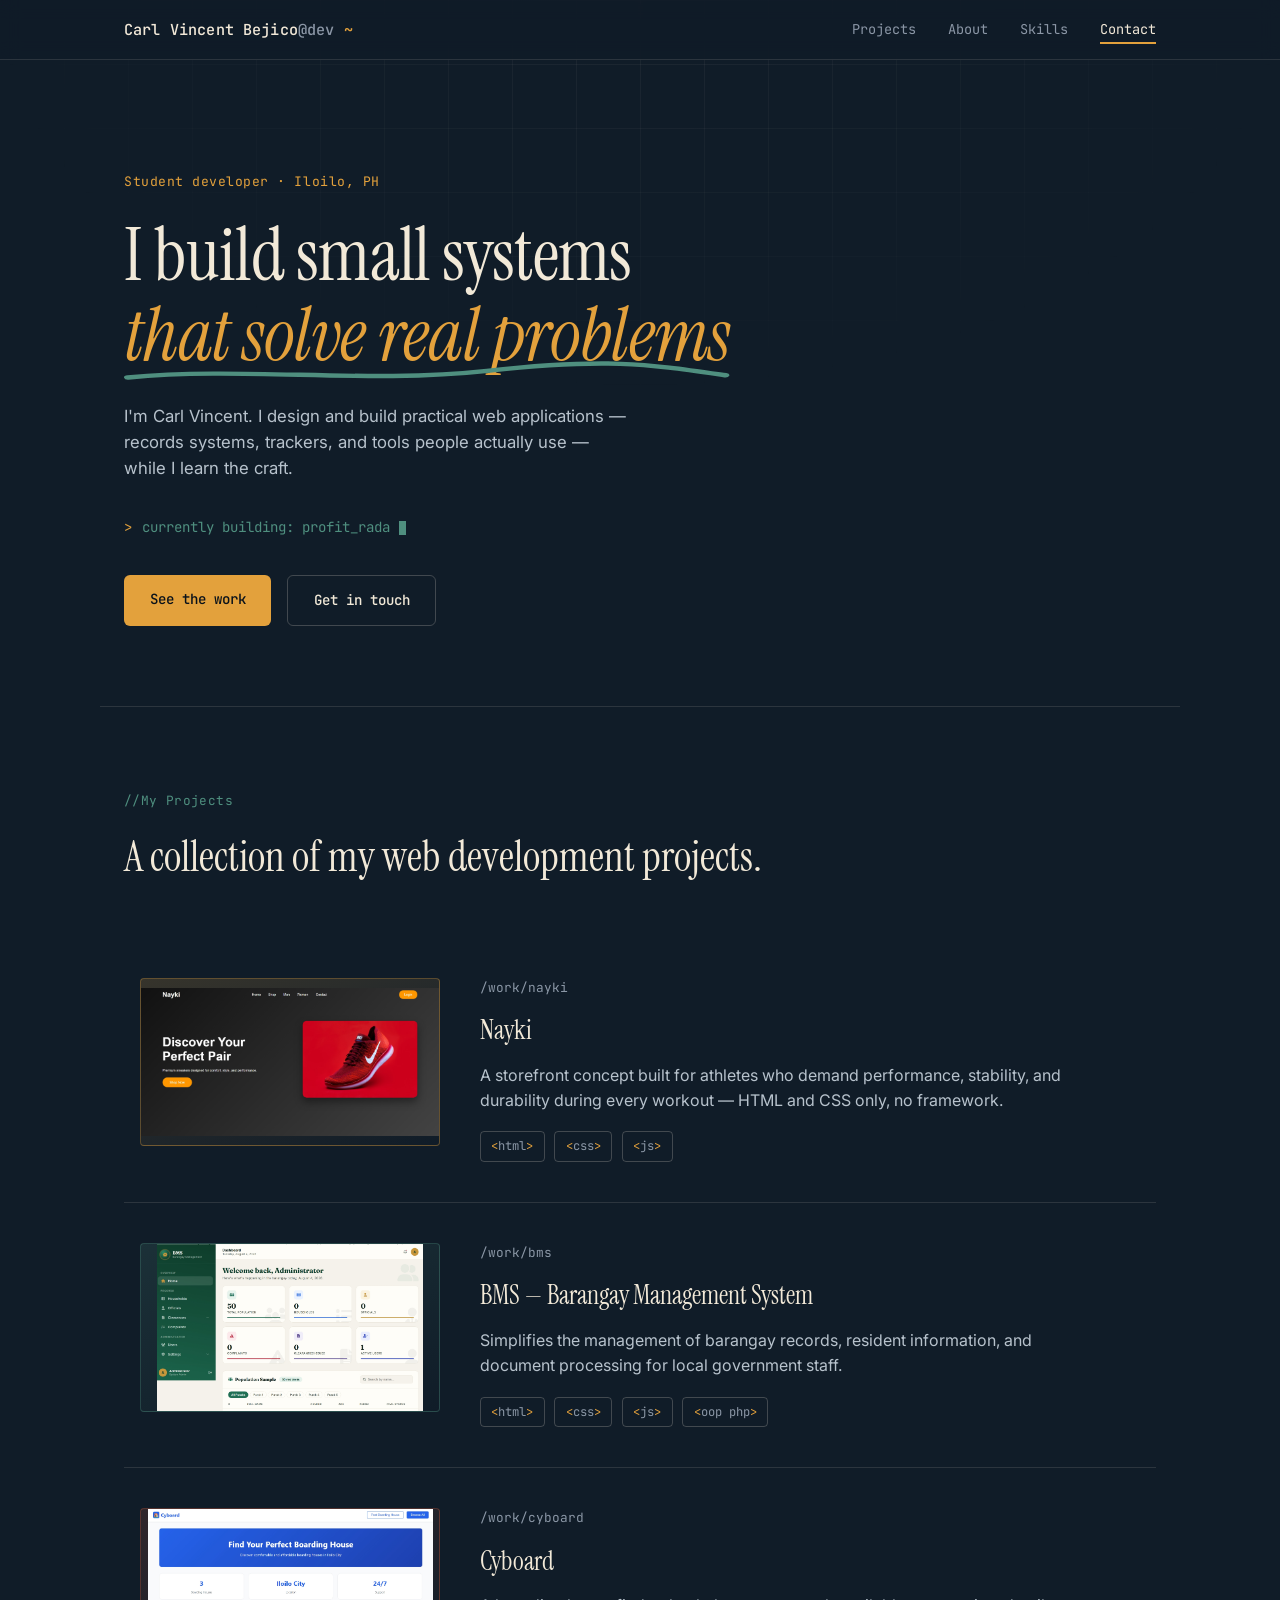
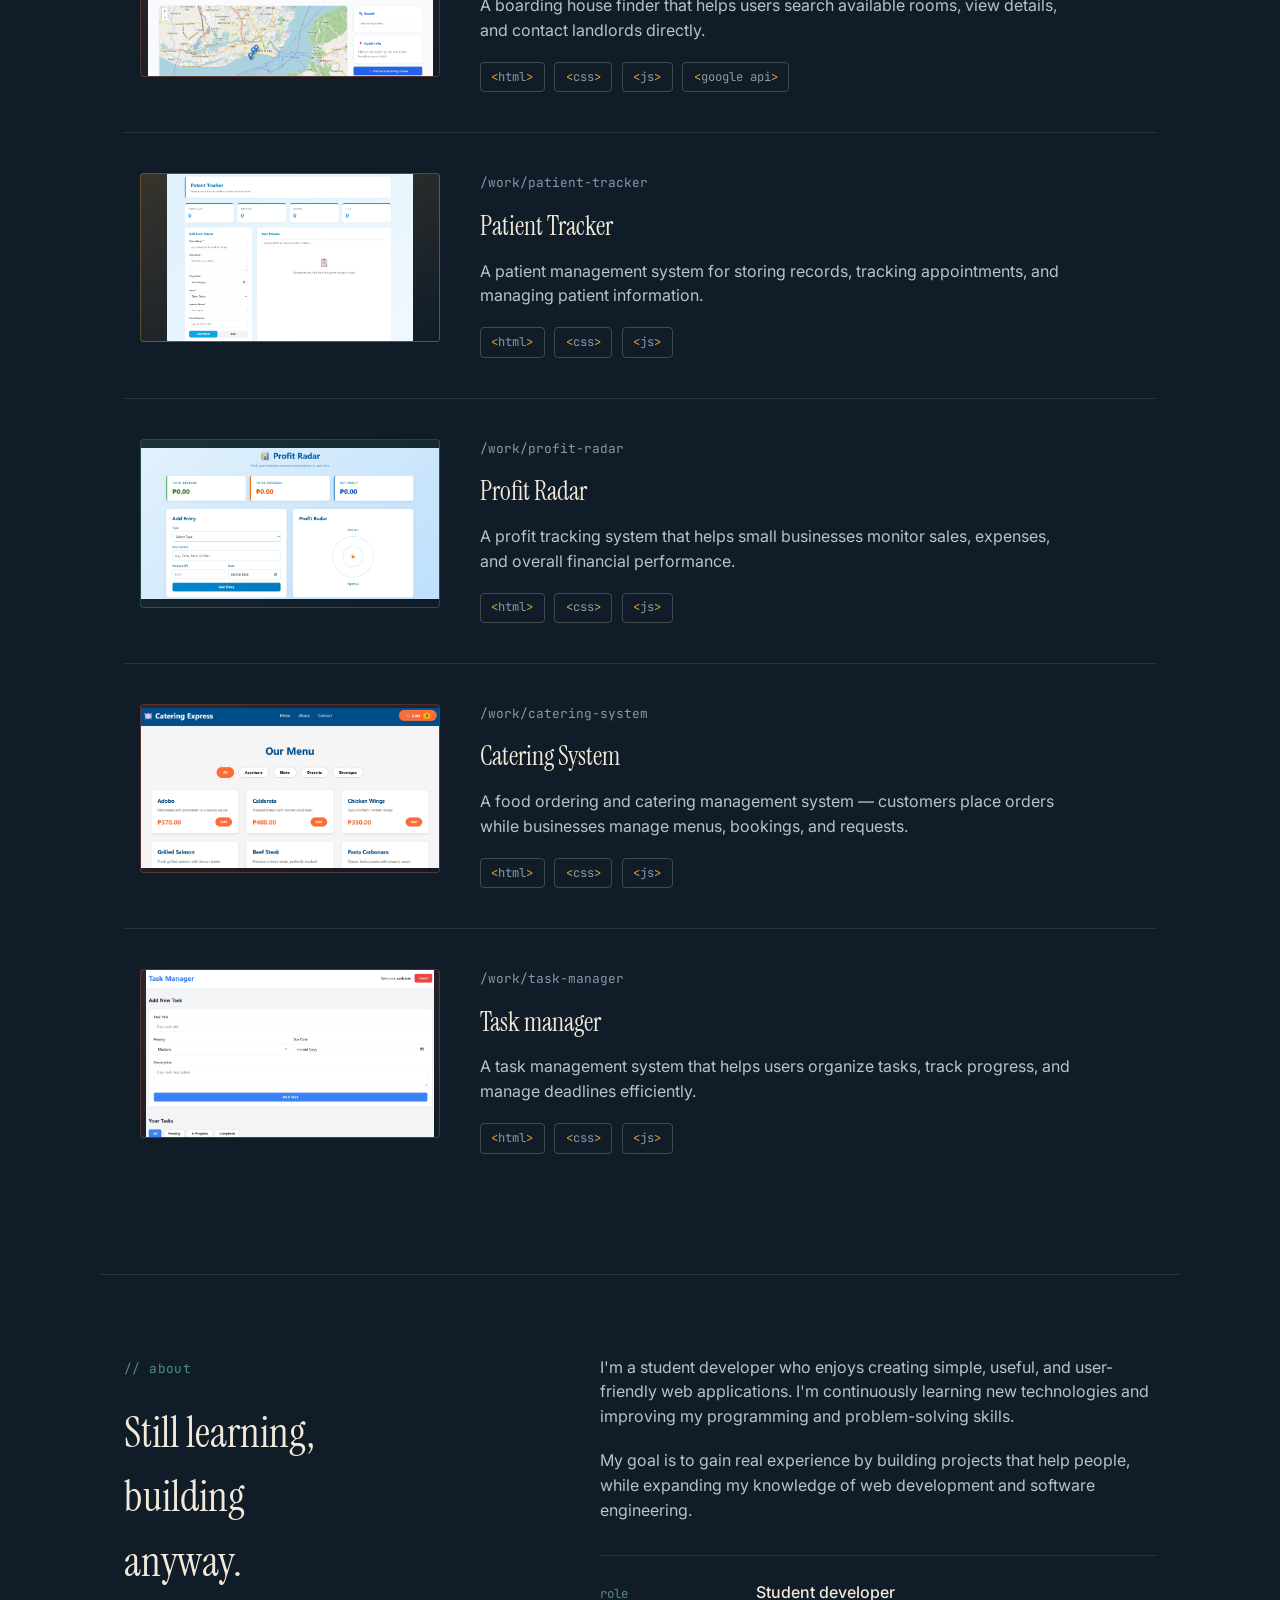
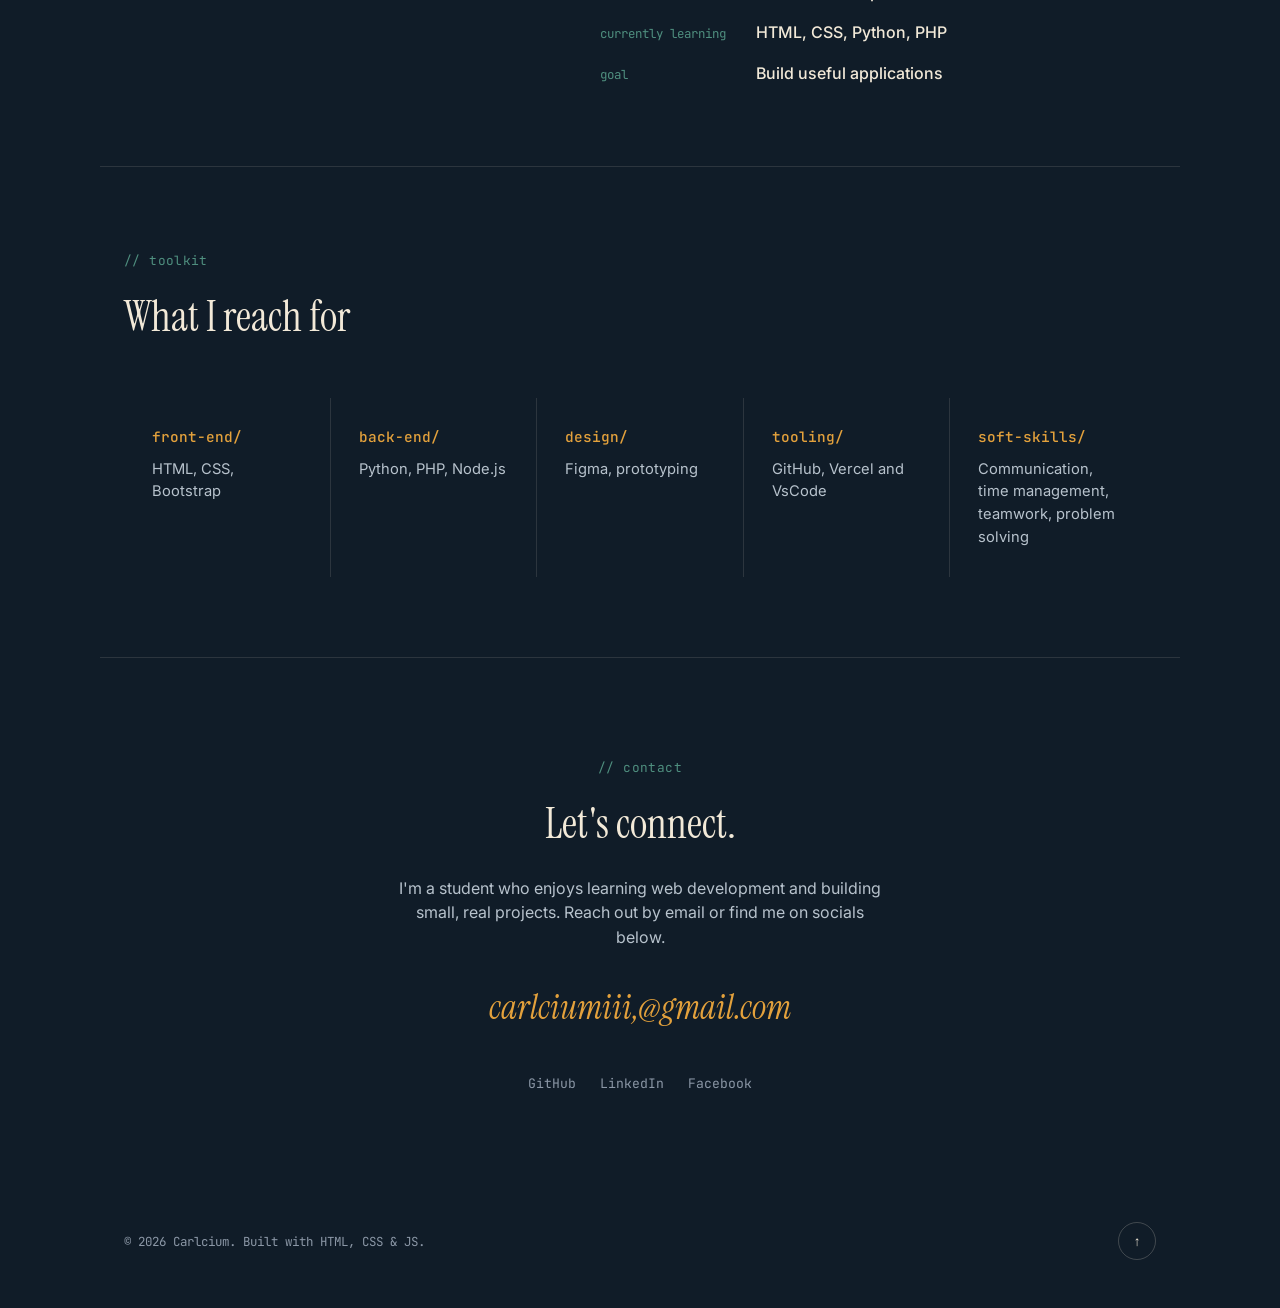
<file: index.html>
<!DOCTYPE html>
<html lang="en">
<head>
<meta charset="UTF-8">
<meta name="viewport" content="width=device-width, initial-scale=1.0">
<title>CVMB Porfolio</title>
<meta name="description" content="Carlium is a student developer in Iloilo, Philippines building small, useful web systems: barangay management, patient tracking, catering, and more.">
<link rel="preconnect" href="https://fonts.googleapis.com">
<link rel="preconnect" href="https://fonts.gstatic.com" crossorigin>
<link href="https://fonts.googleapis.com/css2?family=Instrument+Serif:ital@0;1&family=JetBrains+Mono:wght@400;500;600&family=Inter:wght@400;500;600&display=swap" rel="stylesheet">
<link rel="stylesheet" href="style.css">
</head>
<body>

  <div class="grid-texture" aria-hidden="true"></div>

  <header class="nav-wrap">
    <nav class="nav">
      <a href="#top" class="nav-mark">Carl Vincent Bejico<span class="nav-mark-dim">@dev</span> <span class="cursor-static">~</span></a>
      <button class="nav-toggle" id="navToggle" aria-label="Toggle menu" aria-expanded="false">
        <span></span><span></span><span></span>
      </button>
      <ul class="nav-links" id="navLinks">
        <li><a href="#work" data-nav>Projects</a></li>
        <li><a href="#about" data-nav>About</a></li>
        <li><a href="#skills" data-nav>Skills</a></li>
        <li><a href="#contact" data-nav>Contact</a></li>
      </ul>
    </nav>
  </header>

  <main>
    <!-- HERO -->
    <section class="hero" id="top">
      <p class="hero-eyebrow">Student developer · Iloilo, PH</p>
      <h1 class="hero-title">
        I build small systems
        <span class="hero-underline">that solve real problems<svg class="scribble" viewBox="0 0 300 20" preserveAspectRatio="none" aria-hidden="true"><path d="M2 14 C 60 4, 120 20, 180 8 S 260 2, 298 12" fill="none" stroke-width="4" stroke-linecap="round"/></svg></span>
      </h1>
      <p class="hero-sub">I'm Carl Vincent. I design and build practical web applications — records systems, trackers, and tools people actually use — while I learn the craft.</p>

      <div class="terminal" role="status" aria-live="polite">
        <span class="terminal-prompt">&gt;</span>
        <span class="terminal-line" id="terminalLine"></span><span class="terminal-cursor" aria-hidden="true"></span>
      </div>

      <div class="hero-actions">
        <a href="#work" class="btn btn-primary">See the work</a>
        <a href="#contact" class="btn btn-ghost">Get in touch</a>
      </div>
    </section>

    <!-- WORK -->
    <section class="work" id="work">
      <div class="section-head reveal">
        <span class="section-tag">//My Projects</span>
        <h2>A collection of my web development projects.</h2>
      </div>

      <div class="project-list">
        <a class="project reveal" href="nayki/index.html">
          <div class="project-visual" style="--tint:#e3a13c;">
            <img src="img/firstproject.jpeg" alt="Nayki athletic gear website screenshot" loading="lazy">
          </div>
          <div class="project-info">
            <div class="project-meta">
              <span class="project-path">/work/nayki</span>
            </div>
            <h3>Nayki</h3>
            <p>A storefront concept built for athletes who demand performance, stability, and durability during every workout — HTML and CSS only, no framework.</p>
            <ul class="tag-list">
              <li>html</li><li>css</li><li>js</li>
            </ul>
          </div>
        </a>

        <a class="project reveal" href="brgy/admin/login.php">
          <div class="project-visual" style="--tint:#4f8f7f;">
            <img src="img/bms.jpeg" alt="Barangay Management System screenshot" loading="lazy">
          </div>
          <div class="project-info">
            <div class="project-meta">
              <span class="project-path">/work/bms</span>
            </div>
            <h3>BMS — Barangay Management System</h3>
            <p>Simplifies the management of barangay records, resident information, and document processing for local government staff.</p>
            <ul class="tag-list">
              <li>html</li><li>css</li><li>js</li><li>oop php</li>
            </ul>
          </div>
        </a>

        <a class="project reveal" href="cyboard/index.html">
          <div class="project-visual" style="--tint:#c1573a;">
            <img src="img/cyboard.jpeg" alt="Cyboard boarding house finder screenshot" loading="lazy">
          </div>
          <div class="project-info">
            <div class="project-meta">
              <span class="project-path">/work/cyboard</span>
            </div>
            <h3>Cyboard</h3>
            <p>A boarding house finder that helps users search available rooms, view details, and contact landlords directly.</p>
            <ul class="tag-list">
              <li>html</li><li>css</li><li>js</li><li>google api</li>
            </ul>
          </div>
        </a>

        <a class="project reveal" href="patienttracker/index.html">
          <div class="project-visual" style="--tint:#e3a13c;">
            <img src="img/patient_tracker.jpeg" alt="Patient Tracker system screenshot" loading="lazy">
          </div>
          <div class="project-info">
            <div class="project-meta">
              <span class="project-path">/work/patient-tracker</span>
            </div>
            <h3>Patient Tracker</h3>
            <p>A patient management system for storing records, tracking appointments, and managing patient information.</p>
            <ul class="tag-list">
              <li>html</li><li>css</li><li>js</li>
            </ul>
          </div>
        </a>

        <a class="project reveal" href="profitt/index.html">
          <div class="project-visual" style="--tint:#4f8f7f;">
            <img src="img/profit_radar.jpeg" alt="Profit Radar tracking dashboard screenshot" loading="lazy">
          </div>
          <div class="project-info">
            <div class="project-meta">
              <span class="project-path">/work/profit-radar</span>
            </div>
            <h3>Profit Radar</h3>
            <p>A profit tracking system that helps small businesses monitor sales, expenses, and overall financial performance.</p>
            <ul class="tag-list">
              <li>html</li><li>css</li><li>js</li>
            </ul>
          </div>
        </a>

        <a class="project reveal" href="cater/index.html">
          <div class="project-visual" style="--tint:#c1573a;">
            <img src="img/cater.jpeg" alt="Catering system screenshot" loading="lazy">
          </div>
          <div class="project-info">
            <div class="project-meta">
              <span class="project-path">/work/catering-system</span>
            </div>
            <h3>Catering System</h3>
            <p>A food ordering and catering management system — customers place orders while businesses manage menus, bookings, and requests.</p>
            <ul class="tag-list">
              <li>html</li><li>css</li><li>js</li>
            </ul>
          </div>
        </a>

        <a class="project reveal" href="taskmanager/task-manager-php/index.php">
          <div class="project-visual" style="--tint:#c1573a;">
            <img src="img/taskmanager.jpeg" alt="Task manager screenshot" loading="lazy">
          </div>
          <div class="project-info">
            <div class="project-meta">
              <span class="project-path">/work/task-manager</span>
            </div>
            <h3>Task manager</h3>
            <p>A task management system that helps users organize tasks, track progress, and manage deadlines efficiently.</p>
            <ul class="tag-list">
              <li>html</li><li>css</li><li>js</li>
            </ul>
          </div>
        </a>
      </div>
    </section>

    <!-- ABOUT -->
    <section class="about" id="about">
      <div class="about-grid">
        <div class="reveal">
          <span class="section-tag">// about</span>
          <h2>Still learning, building anyway.</h2>
        </div>
        <div class="about-copy reveal">
          <p>I'm a student developer who enjoys creating simple, useful, and user-friendly web applications. I'm continuously learning new technologies and improving my programming and problem-solving skills.</p>
          <p>My goal is to gain real experience by building projects that help people, while expanding my knowledge of web development and software engineering.</p>
          <div class="about-facts">
            <div><span>role</span><strong>Student developer</strong></div>
            <div><span>currently learning</span><strong>HTML, CSS, Python, PHP</strong></div>
            <div><span>goal</span><strong>Build useful applications</strong></div>
          </div>
        </div>
      </div>
    </section>

    <!-- SKILLS -->
    <section class="skills" id="skills">
      <div class="section-head reveal">
        <span class="section-tag">// toolkit</span>
        <h2>What I reach for</h2>
      </div>
      <div class="skills-grid reveal">
        <div class="skill-group">
          <h4>front-end/</h4>
          <p>HTML, CSS, Bootstrap</p>
        </div>
        <div class="skill-group">
          <h4>back-end/</h4>
          <p>Python, PHP, Node.js</p>
        </div>
        <div class="skill-group">
          <h4>design/</h4>
          <p>Figma, prototyping</p>
        </div>
        <div class="skill-group">
          <h4>tooling/</h4>
          <p>GitHub, Vercel and VsCode</p>
        </div>
        <div class="skill-group">
          <h4>soft-skills/</h4>
          <p>Communication, time management, teamwork, problem solving</p>
        </div>
      </div>
    </section>

    <!-- CONTACT -->
    <section class="contact" id="contact">
      <div class="contact-inner reveal">
        <span class="section-tag">// contact</span>
        <h2>Let's connect.</h2>
        <p>I'm a student who enjoys learning web development and building small, real projects. Reach out by email or find me on socials below.</p>
        <a href="carlciumiii@gmail.com" class="contact-email">carlciumiii,@gmail.com</a>
        <div class="socials">
          <a href="#">GitHub</a>
          <a href="#">LinkedIn</a>
          <a href="#">Facebook</a>
        </div>
      </div>
    </section>
  </main>

  <footer class="footer">
    <p>© <span id="year"></span> Carlcium. Built with HTML, CSS &amp; JS.</p>
    <button id="toTop" class="to-top" aria-label="Back to top">↑</button>
  </footer>

  <script src="script.js"></script>
</body>
</html>
</file>
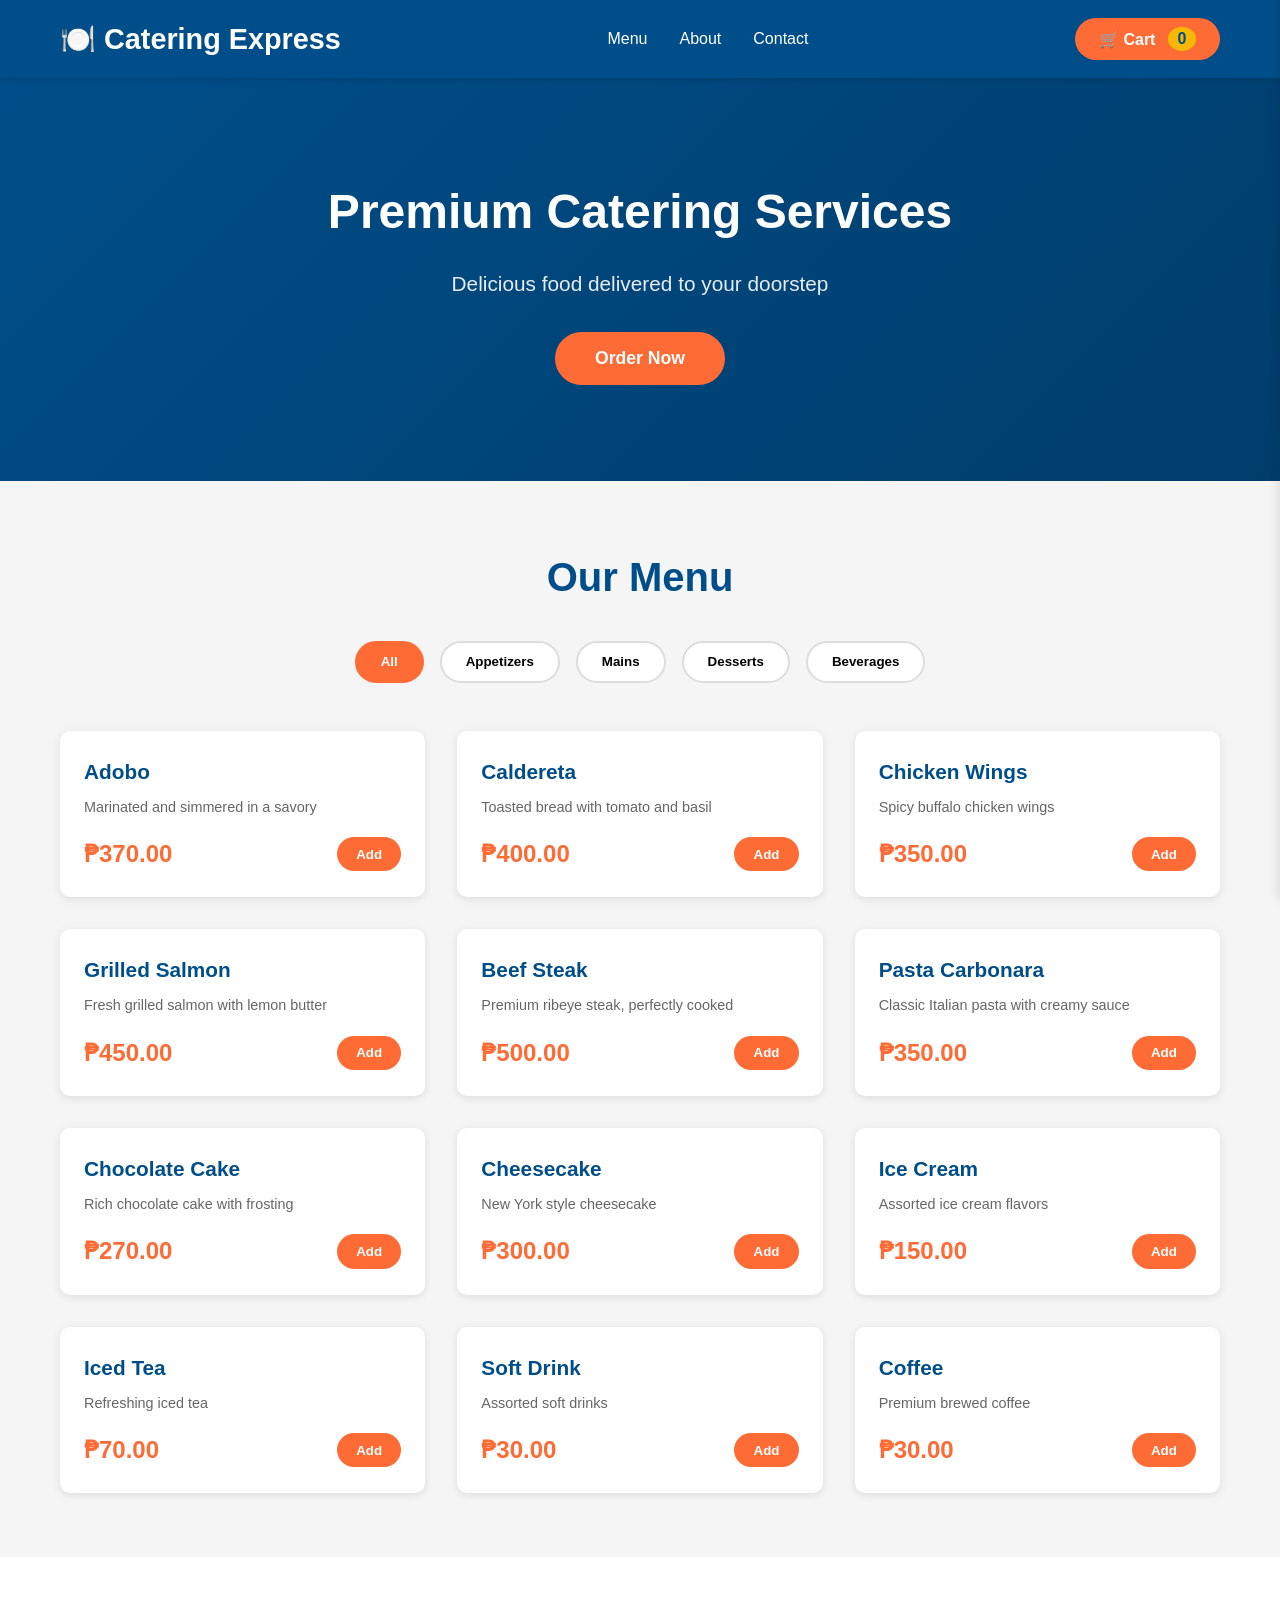
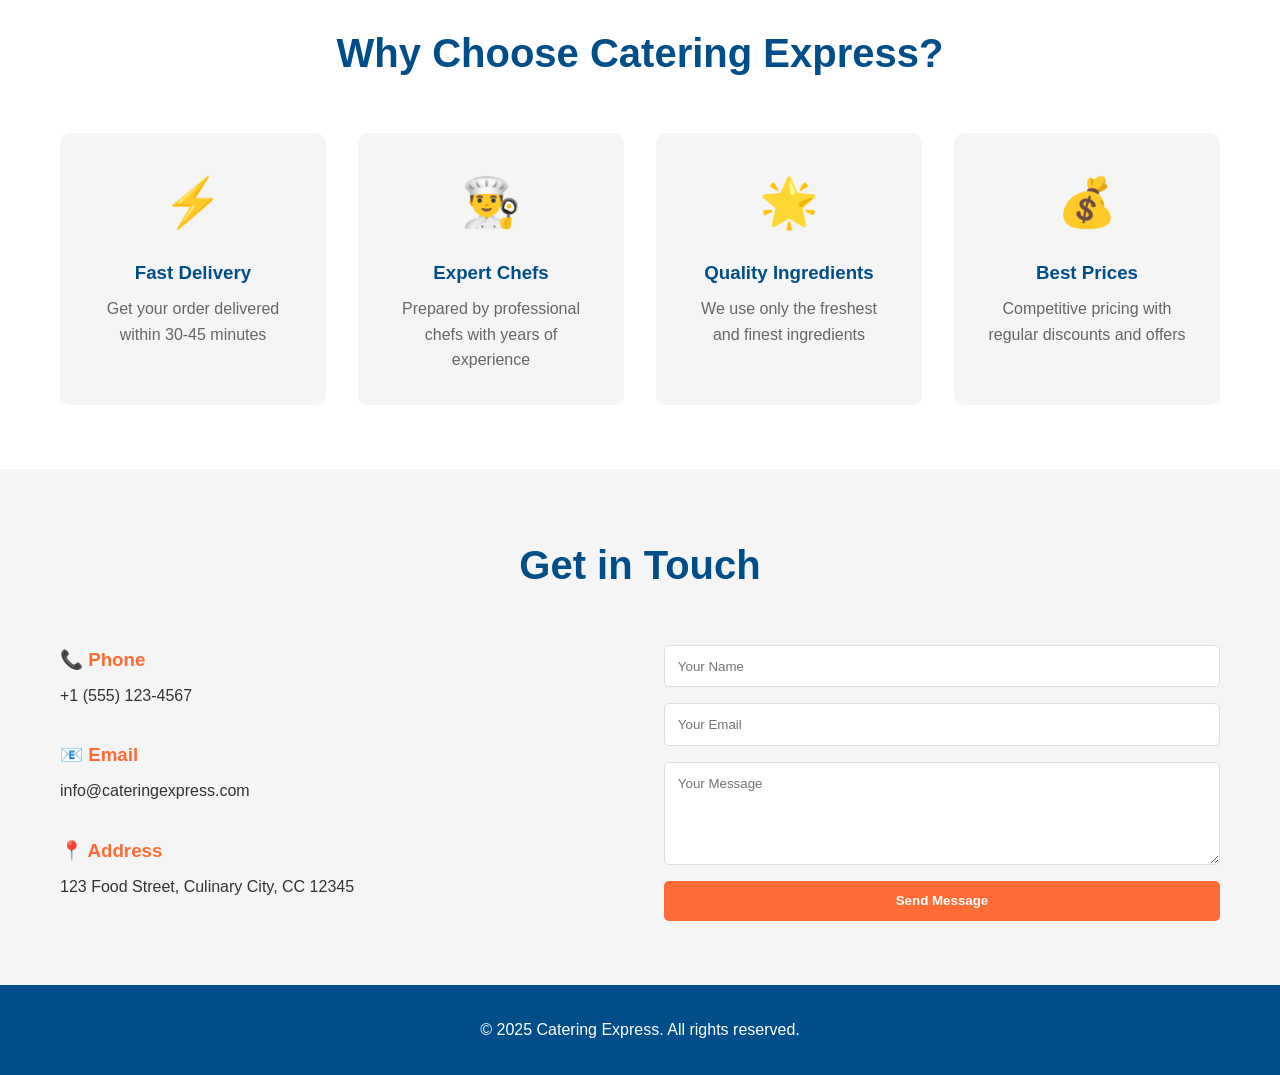
<file: cater/index.html>
<!DOCTYPE html>
<html lang="en">
<head>
    <meta charset="UTF-8">
    <meta name="viewport" content="width=device-width, initial-scale=1.0">
    <title>Catering Express</title>
    <link rel="stylesheet" href="styles.css">
</head>
<body>
    <!-- Navigation -->
    <nav class="navbar">
        <div class="container">
            <div class="nav-content">
                <div class="logo">
                    <h1>🍽️ Catering Express</h1>
                </div>
                <ul class="nav-links">
                    <li><a href="#menu">Menu</a></li>
                    <li><a href="#about">About</a></li>
                    <li><a href="#contact">Contact</a></li>
                </ul>
                <button class="cart-btn" onclick="toggleCart()">
                    🛒 Cart <span class="cart-count" id="cartCount">0</span>
                </button>
            </div>
        </div>
    </nav>


    <!-- Hero Section -->
    <section class="hero">
        <div class="hero-content">
            <h2>Premium Catering Services</h2>
            <p>Delicious food delivered to your doorstep</p>
            <button class="cta-btn" onclick="document.getElementById('menu').scrollIntoView({behavior: 'smooth'})">
                Order Now
            </button>
        </div>
    </section>


    <!-- Menu Section -->
    <section id="menu" class="menu-section">
        <div class="container">
            <h2>Our Menu</h2>
           
            <!-- Category Filter -->
            <div class="category-filter">
                <button class="filter-btn active" onclick="filterMenu('all')">All</button>
                <button class="filter-btn" onclick="filterMenu('appetizers')">Appetizers</button>
                <button class="filter-btn" onclick="filterMenu('mains')">Mains</button>
                <button class="filter-btn" onclick="filterMenu('desserts')">Desserts</button>
                <button class="filter-btn" onclick="filterMenu('beverages')">Beverages</button>
            </div>


            <!-- Menu Items Grid -->
            <div class="menu-grid" id="menuGrid">
                <!-- Items will be populated by JavaScript -->
            </div>
        </div>
    </section>


    <!-- About Section -->
    <section id="about" class="about-section">
        <div class="container">
            <h2>Why Choose Catering Express?</h2>
            <div class="features-grid">
                <div class="feature-card">
                    <div class="feature-icon">⚡</div>
                    <h3>Fast Delivery</h3>
                    <p>Get your order delivered within 30-45 minutes</p>
                </div>
                <div class="feature-card">
                    <div class="feature-icon">👨‍🍳</div>
                    <h3>Expert Chefs</h3>
                    <p>Prepared by professional chefs with years of experience</p>
                </div>
                <div class="feature-card">
                    <div class="feature-icon">🌟</div>
                    <h3>Quality Ingredients</h3>
                    <p>We use only the freshest and finest ingredients</p>
                </div>
                <div class="feature-card">
                    <div class="feature-icon">💰</div>
                    <h3>Best Prices</h3>
                    <p>Competitive pricing with regular discounts and offers</p>
                </div>
            </div>
        </div>
    </section>


    <!-- Contact Section -->
    <section id="contact" class="contact-section">
        <div class="container">
            <h2>Get in Touch</h2>
            <div class="contact-content">
                <div class="contact-info">
                    <div class="info-item">
                        <h3>📞 Phone</h3>
                        <p>+1 (555) 123-4567</p>
                    </div>
                    <div class="info-item">
                        <h3>📧 Email</h3>
                        <p>info@cateringexpress.com</p>
                    </div>
                    <div class="info-item">
                        <h3>📍 Address</h3>
                        <p>123 Food Street, Culinary City, CC 12345</p>
                    </div>
                </div>
                <form class="contact-form" onsubmit="handleContactForm(event)">
                    <input type="text" placeholder="Your Name" required>
                    <input type="email" placeholder="Your Email" required>
                    <textarea placeholder="Your Message" rows="5" required></textarea>
                    <button type="submit" class="submit-btn">Send Message</button>
                </form>
            </div>
        </div>
    </section>


    <!-- Footer -->
    <footer class="footer">
        <div class="container">
            <p>&copy; 2025 Catering Express. All rights reserved.</p>
        </div>
    </footer>


    <!-- Cart Sidebar -->
    <div class="cart-sidebar" id="cartSidebar">
        <div class="cart-header">
            <h3>Your Cart</h3>
            <button class="close-btn" onclick="toggleCart()">✕</button>
        </div>
        <div class="cart-items" id="cartItems">
            <p class="empty-cart">Your cart is empty</p>
        </div>
        <div class="cart-footer">
            <div class="cart-total">
                <strong>Total:</strong>
                <span id="cartTotal">₱0.00</span>
            </div>
            <button class="checkout-btn" onclick="openCheckout()" id="checkoutBtn" disabled>
                Proceed to Checkout
            </button>
        </div>
    </div>


    <!-- Checkout Modal -->
    <div class="modal" id="checkoutModal">
        <div class="modal-content">
            <button class="modal-close" onclick="closeCheckout()">✕</button>
            <h2>Order Details</h2>
           
            <form id="checkoutForm" onsubmit="submitOrder(event)">
                <!-- Customer Information -->
                <div class="form-section">
                    <h3>Customer Information</h3>
                    <div class="form-group">
                        <label for="fullName">Full Name *</label>
                        <input type="text" id="fullName" name="fullName" required>
                    </div>
                    <div class="form-group">
                        <label for="email">Email *</label>
                        <input type="email" id="email" name="email" required>
                    </div>
                    <div class="form-group">
                        <label for="phone">Phone Number *</label>
                        <input type="tel" id="phone" name="phone" required>
                    </div>
                </div>


                <!-- Delivery Information -->
                <div class="form-section">
                    <h3>Delivery Address</h3>
                    <div class="form-group">
                        <label for="address">Street Address *</label>
                        <input type="text" id="address" name="address" required>
                    </div>
                    <div class="form-row">
                        <div class="form-group">
                            <label for="city">City *</label>
                            <input type="text" id="city" name="city" required>
                        </div>
                        <div class="form-group">
                            <label for="zipcode">Zip Code *</label>
                            <input type="text" id="zipcode" name="zipcode" required>
                        </div>
                    </div>
                </div>


                <!-- Delivery Time -->
                <div class="form-section">
                    <h3>Delivery Preferences</h3>
                    <div class="form-group">
                        <label for="deliveryDate">Delivery Date *</label>
                        <input type="date" id="deliveryDate" name="deliveryDate" required>
                    </div>
                    <div class="form-group">
                        <label for="deliveryTime">Delivery Time *</label>
                        <input type="time" id="deliveryTime" name="deliveryTime" required>
                    </div>
                    <div class="form-group">
                        <label for="specialRequests">Special Requests</label>
                        <textarea id="specialRequests" name="specialRequests" rows="3" placeholder="Any dietary restrictions or special instructions?"></textarea>
                    </div>
                </div>


                <!-- Payment Method -->
                <div class="form-section">
                    <h3>Payment Method</h3>
                    <div class="payment-options">
                        <label class="radio-label">
                            <input type="radio" name="payment" value="credit-card" checked>
                            Credit Card
                        </label>
                        <label class="radio-label">
                            <input type="radio" name="payment" value="debit-card">
                            Debit Card
                        </label>
                        <label class="radio-label">
                            <input type="radio" name="payment" value="cash">
                            Cash on Delivery
                        </label>
                    </div>
                </div>


                <!-- Order Summary -->
                <div class="form-section order-summary">
                    <h3>Order Summary</h3>
                    <div id="summaryItems"></div>
                    <div class="summary-total">
                        <strong>Total Amount:</strong>
                        <span id="summaryTotal">₱0.00</span>
                    </div>
                </div>


                <button type="submit" class="submit-btn">Place Order</button>
            </form>
        </div>
    </div>


    <!-- Receipt Modal -->
    <div class="modal" id="receiptModal">
        <div class="modal-content receipt-content">
            <button class="modal-close" onclick="closeReceipt()">✕</button>
            <div class="receipt">
                <div class="receipt-header">
                    <h2>🍽️ Catering Express</h2>
                    <p>Order Receipt</p>
                </div>


                <div class="receipt-section">
                    <h4>Order Number</h4>
                    <p id="receiptOrderNumber" class="receipt-highlight"></p>
                </div>


                <div class="receipt-section">
                    <h4>Customer Information</h4>
                    <p><strong>Name:</strong> <span id="receiptName"></span></p>
                    <p><strong>Email:</strong> <span id="receiptEmail"></span></p>
                    <p><strong>Phone:</strong> <span id="receiptPhone"></span></p>
                </div>


                <div class="receipt-section">
                    <h4>Delivery Address</h4>
                    <p id="receiptAddress"></p>
                </div>


                <div class="receipt-section">
                    <h4>Delivery Schedule</h4>
                    <p><strong>Date:</strong> <span id="receiptDate"></span></p>
                    <p><strong>Time:</strong> <span id="receiptTime"></span></p>
                </div>


                <div class="receipt-section">
                    <h4>Order Items</h4>
                    <table class="receipt-table">
                        <thead>
                            <tr>
                                <th>Item</th>
                                <th>Qty</th>
                                <th>Price</th>
                                <th>Total</th>
                            </tr>
                        </thead>
                        <tbody id="receiptItems"></tbody>
                    </table>
                </div>


                <div class="receipt-section">
                    <h4>Payment Details</h4>
                    <p><strong>Subtotal:</strong> <span id="receiptSubtotal">₱0.00</span></p>
                    <p><strong>Delivery Fee:</strong> <span id="receiptDeliveryFee">₱30.00</span></p>
                    <p><strong>Tax (10%):</strong> <span id="receiptTax">₱0.00</span></p>
                    <p class="receipt-total"><strong>Total Amount:</strong> <span id="receiptTotalAmount">$0.00</span></p>
                </div>


                <div class="receipt-section">
                    <h4>Payment Method</h4>
                    <p id="receiptPaymentMethod"></p>
                </div>


                
                <div class="receipt-footer">
                    <p>Thank you for your order!</p>
                    <p>Estimated delivery time: 30-45 minutes</p>
                    <p>For support, call: +1 (555) 123-4567</p>
                </div>
            </div>


            <div class="receipt-actions">
                <button class="print-btn" onclick="printReceipt()">🖨️ Print Receipt</button>
                <button class="new-order-btn" onclick="startNewOrder()">New Order</button>
            </div>
        </div>
    </div>


    <script src="script.js"></script>
</body>
</html>
</file>
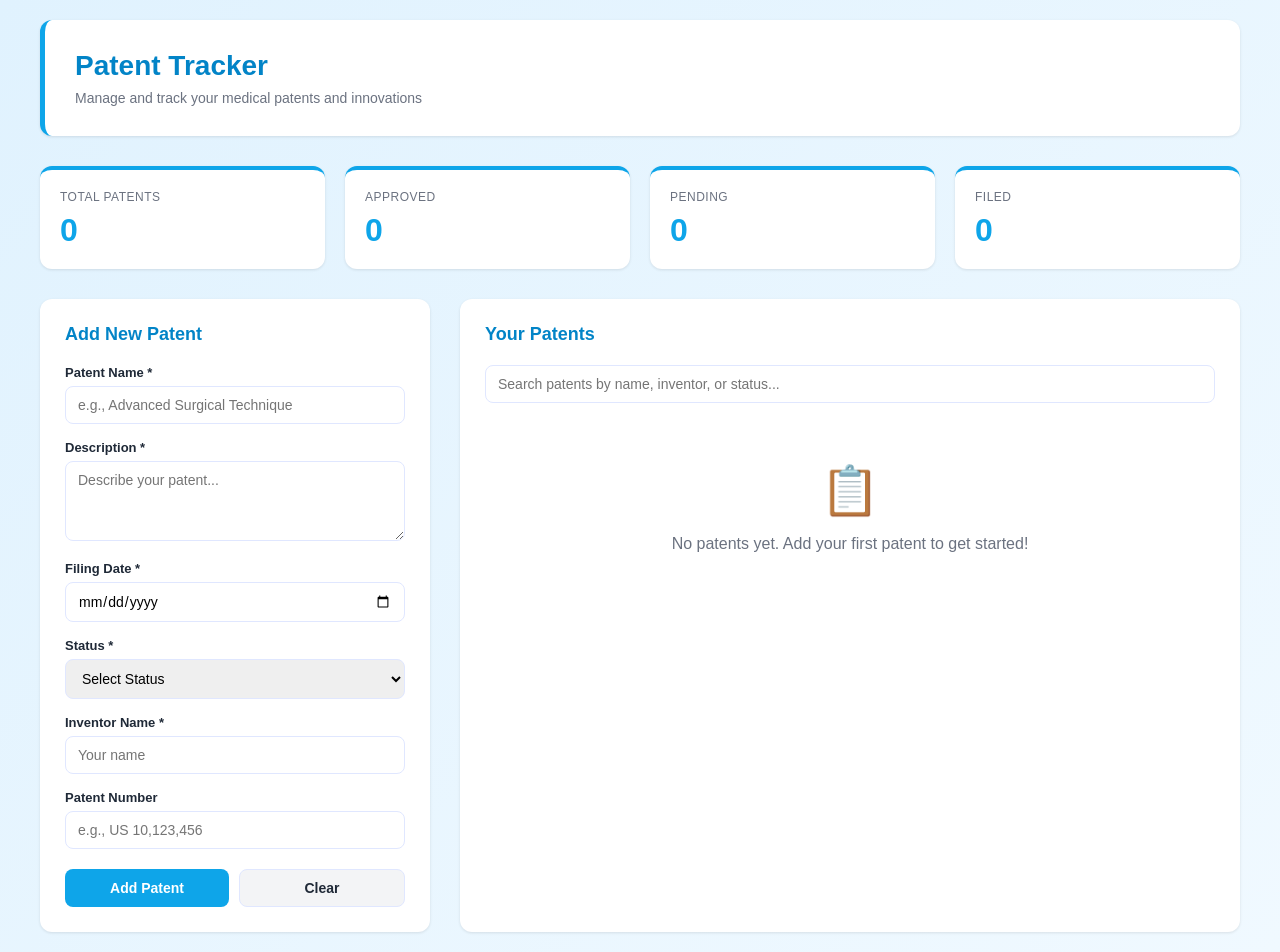
<file: patienttracker/index.html>
<!DOCTYPE html>
<html lang="en">
<head>
    <meta charset="UTF-8">
    <meta name="viewport" content="width=device-width, initial-scale=1.0">
    <title>Patent Tracker - Physician</title>
    <style>
        * {
            margin: 0;
            padding: 0;
            box-sizing: border-box;
        }

        :root {
            --primary: #0ea5e9;
            --primary-dark: #0284c7;
            --primary-light: #e0f2fe;
            --secondary: #06b6d4;
            --success: #10b981;
            --warning: #f59e0b;
            --danger: #ef4444;
            --neutral-50: #f9fafb;
            --neutral-100: #f3f4f6;
            --neutral-200: #e5e7eb;
            --neutral-300: #d1d5db;
            --neutral-600: #4b5563;
            --neutral-700: #374151;
            --neutral-900: #111827;
            --text-primary: #1f2937;
            --text-secondary: #6b7280;
            --bg-primary: #ffffff;
            --bg-secondary: #f0f9ff;
            --border-color: #e0e7ff;
        }

        body {
            font-family: -apple-system, BlinkMacSystemFont, 'Segoe UI', Roboto, Oxygen, Ubuntu, Cantarell, sans-serif;
            background: linear-gradient(135deg, #e0f2fe 0%, #f0f9ff 100%);
            color: var(--text-primary);
            min-height: 100vh;
            padding: 20px;
        }

        .container {
            max-width: 1200px;
            margin: 0 auto;
        }

        header {
            background: var(--bg-primary);
            padding: 30px;
            border-radius: 12px;
            box-shadow: 0 1px 3px rgba(0, 0, 0, 0.1);
            margin-bottom: 30px;
            border-left: 5px solid var(--primary);
        }

        h1 {
            font-size: 28px;
            color: var(--primary-dark);
            margin-bottom: 8px;
        }

        .subtitle {
            color: var(--text-secondary);
            font-size: 14px;
        }

        .stats-grid {
            display: grid;
            grid-template-columns: repeat(auto-fit, minmax(200px, 1fr));
            gap: 20px;
            margin-bottom: 30px;
        }

        .stat-card {
            background: var(--bg-primary);
            padding: 20px;
            border-radius: 12px;
            box-shadow: 0 1px 3px rgba(0, 0, 0, 0.1);
            border-top: 4px solid var(--primary);
        }

        .stat-label {
            color: var(--text-secondary);
            font-size: 12px;
            text-transform: uppercase;
            letter-spacing: 0.5px;
            margin-bottom: 8px;
        }

        .stat-value {
            font-size: 32px;
            font-weight: 700;
            color: var(--primary);
        }

        .main-content {
            display: grid;
            grid-template-columns: 1fr 2fr;
            gap: 30px;
        }

        .form-section {
            background: var(--bg-primary);
            padding: 25px;
            border-radius: 12px;
            box-shadow: 0 1px 3px rgba(0, 0, 0, 0.1);
            height: fit-content;
        }

        .form-section h2 {
            font-size: 18px;
            margin-bottom: 20px;
            color: var(--primary-dark);
            display: flex;
            align-items: center;
            gap: 10px;
        }

        .form-group {
            margin-bottom: 16px;
        }

        label {
            display: block;
            font-size: 13px;
            font-weight: 600;
            margin-bottom: 6px;
            color: var(--text-primary);
        }

        input, select, textarea {
            width: 100%;
            padding: 10px 12px;
            border: 1px solid var(--border-color);
            border-radius: 8px;
            font-size: 14px;
            font-family: inherit;
            transition: all 0.2s;
        }

        input:focus, select:focus, textarea:focus {
            outline: none;
            border-color: var(--primary);
            box-shadow: 0 0 0 3px rgba(14, 165, 233, 0.1);
        }

        textarea {
            resize: vertical;
            min-height: 80px;
        }

        .button-group {
            display: flex;
            gap: 10px;
            margin-top: 20px;
        }

        button {
            flex: 1;
            padding: 10px 16px;
            border: none;
            border-radius: 8px;
            font-size: 14px;
            font-weight: 600;
            cursor: pointer;
            transition: all 0.2s;
        }

        .btn-primary {
            background: var(--primary);
            color: white;
        }

        .btn-primary:hover {
            background: var(--primary-dark);
            transform: translateY(-2px);
            box-shadow: 0 4px 12px rgba(14, 165, 233, 0.3);
        }

        .btn-secondary {
            background: var(--neutral-100);
            color: var(--text-primary);
            border: 1px solid var(--border-color);
        }

        .btn-secondary:hover {
            background: var(--neutral-200);
        }

        .patents-section {
            background: var(--bg-primary);
            padding: 25px;
            border-radius: 12px;
            box-shadow: 0 1px 3px rgba(0, 0, 0, 0.1);
        }

        .patents-section h2 {
            font-size: 18px;
            margin-bottom: 20px;
            color: var(--primary-dark);
        }

        .search-box {
            margin-bottom: 20px;
        }

        .search-box input {
            width: 100%;
            padding: 10px 12px;
            border: 1px solid var(--border-color);
            border-radius: 8px;
        }

        .patent-list {
            display: flex;
            flex-direction: column;
            gap: 15px;
        }

        .patent-item {
            background: var(--bg-secondary);
            padding: 16px;
            border-radius: 10px;
            border-left: 4px solid var(--primary);
            transition: all 0.2s;
        }

        .patent-item:hover {
            box-shadow: 0 4px 12px rgba(14, 165, 233, 0.15);
            transform: translateX(4px);
        }

        .patent-header {
            display: flex;
            justify-content: space-between;
            align-items: start;
            margin-bottom: 12px;
        }

        .patent-title {
            font-weight: 600;
            color: var(--primary-dark);
            font-size: 15px;
        }

        .status-badge {
            display: inline-block;
            padding: 4px 12px;
            border-radius: 20px;
            font-size: 12px;
            font-weight: 600;
            text-transform: uppercase;
        }

        .status-pending {
            background: #fef3c7;
            color: #92400e;
        }

        .status-approved {
            background: #d1fae5;
            color: #065f46;
        }

        .status-rejected {
            background: #fee2e2;
            color: #7f1d1d;
        }

        .status-filed {
            background: #dbeafe;
            color: #0c2d6b;
        }

        .patent-details {
            display: grid;
            grid-template-columns: repeat(2, 1fr);
            gap: 12px;
            margin-bottom: 12px;
            font-size: 13px;
        }

        .detail-item {
            color: var(--text-secondary);
        }

        .detail-label {
            font-weight: 600;
            color: var(--text-primary);
        }

        .patent-actions {
            display: flex;
            gap: 8px;
        }

        .btn-small {
            padding: 6px 12px;
            font-size: 12px;
            border: none;
            border-radius: 6px;
            cursor: pointer;
            transition: all 0.2s;
        }

        .btn-edit {
            background: var(--primary);
            color: white;
        }

        .btn-edit:hover {
            background: var(--primary-dark);
        }

        .btn-delete {
            background: var(--danger);
            color: white;
        }

        .btn-delete:hover {
            background: #dc2626;
        }

        .empty-state {
            text-align: center;
            padding: 40px 20px;
            color: var(--text-secondary);
        }

        .empty-state-icon {
            font-size: 48px;
            margin-bottom: 16px;
        }

        .modal {
            display: none;
            position: fixed;
            top: 0;
            left: 0;
            right: 0;
            bottom: 0;
            background: rgba(0, 0, 0, 0.5);
            z-index: 1000;
            align-items: center;
            justify-content: center;
        }

        .modal.active {
            display: flex;
        }

        .modal-content {
            background: var(--bg-primary);
            padding: 30px;
            border-radius: 12px;
            max-width: 500px;
            width: 90%;
            max-height: 90vh;
            overflow-y: auto;
        }

        .modal-header {
            font-size: 20px;
            font-weight: 700;
            margin-bottom: 20px;
            color: var(--primary-dark);
        }

        @media (max-width: 768px) {
            .main-content {
                grid-template-columns: 1fr;
            }

            .patent-details {
                grid-template-columns: 1fr;
            }

            .stats-grid {
                grid-template-columns: repeat(2, 1fr);
            }

            header {
                padding: 20px;
            }

            h1 {
                font-size: 22px;
            }
        }
    </style>
</head>
<body>
    <div class="container">
        <header>
            <h1>Patent Tracker</h1>
            <p class="subtitle">Manage and track your medical patents and innovations</p>
        </header>

        <div class="stats-grid">
            <div class="stat-card">
                <div class="stat-label">Total Patents</div>
                <div class="stat-value" id="totalPatents">0</div>
            </div>
            <div class="stat-card">
                <div class="stat-label">Approved</div>
                <div class="stat-value" id="approvedCount">0</div>
            </div>
            <div class="stat-card">
                <div class="stat-label">Pending</div>
                <div class="stat-value" id="pendingCount">0</div>
            </div>
            <div class="stat-card">
                <div class="stat-label">Filed</div>
                <div class="stat-value" id="filedCount">0</div>
            </div>
        </div>

        <div class="main-content">
            <div class="form-section">
                <h2>Add New Patent</h2>
                <form id="patentForm">
                    <div class="form-group">
                        <label for="patentName">Patent Name *</label>
                        <input type="text" id="patentName" required placeholder="e.g., Advanced Surgical Technique">
                    </div>

                    <div class="form-group">
                        <label for="description">Description *</label>
                        <textarea id="description" required placeholder="Describe your patent..."></textarea>
                    </div>

                    <div class="form-group">
                        <label for="filingDate">Filing Date *</label>
                        <input type="date" id="filingDate" required>
                    </div>

                    <div class="form-group">
                        <label for="status">Status *</label>
                        <select id="status" required>
                            <option value="">Select Status</option>
                            <option value="pending">Pending</option>
                            <option value="filed">Filed</option>
                            <option value="approved">Approved</option>
                            <option value="rejected">Rejected</option>
                        </select>
                    </div>

                    <div class="form-group">
                        <label for="inventor">Inventor Name *</label>
                        <input type="text" id="inventor" required placeholder="Your name">
                    </div>

                    <div class="form-group">
                        <label for="patentNumber">Patent Number</label>
                        <input type="text" id="patentNumber" placeholder="e.g., US 10,123,456">
                    </div>

                    <div class="button-group">
                        <button type="submit" class="btn-primary">Add Patent</button>
                        <button type="reset" class="btn-secondary">Clear</button>
                    </div>
                </form>
            </div>

            <div class="patents-section">
                <h2>Your Patents</h2>
                <div class="search-box">
                    <input type="text" id="searchInput" placeholder="Search patents by name, inventor, or status...">
                </div>

                <div class="patent-list" id="patentList">
                    <div class="empty-state">
                        <div class="empty-state-icon">📋</div>
                        <p>No patents yet. Add your first patent to get started!</p>
                    </div>
                </div>
            </div>
        </div>
    </div>

    <div class="modal" id="editModal">
        <div class="modal-content">
            <div class="modal-header">Edit Patent</div>
            <form id="editForm">
                <div class="form-group">
                    <label for="editPatentName">Patent Name *</label>
                    <input type="text" id="editPatentName" required>
                </div>

                <div class="form-group">
                    <label for="editDescription">Description *</label>
                    <textarea id="editDescription" required></textarea>
                </div>

                <div class="form-group">
                    <label for="editFilingDate">Filing Date *</label>
                    <input type="date" id="editFilingDate" required>
                </div>

                <div class="form-group">
                    <label for="editStatus">Status *</label>
                    <select id="editStatus" required>
                        <option value="pending">Pending</option>
                        <option value="filed">Filed</option>
                        <option value="approved">Approved</option>
                        <option value="rejected">Rejected</option>
                    </select>
                </div>

                <div class="form-group">
                    <label for="editInventor">Inventor Name *</label>
                    <input type="text" id="editInventor" required>
                </div>

                <div class="form-group">
                    <label for="editPatentNumber">Patent Number</label>
                    <input type="text" id="editPatentNumber">
                </div>

                <div class="button-group">
                    <button type="submit" class="btn-primary">Save Changes</button>
                    <button type="button" class="btn-secondary" onclick="closeEditModal()">Cancel</button>
                </div>
            </form>
        </div>
    </div>

    <script>
        let patents = [];
        let editingId = null;

        // Load patents from localStorage
        function loadPatents() {
            const saved = localStorage.getItem('patents');
            patents = saved ? JSON.parse(saved) : [];
            renderPatents();
            updateStats();
        }

        // Save patents to localStorage
        function savePatents() {
            localStorage.setItem('patents', JSON.stringify(patents));
            updateStats();
        }

        // Add new patent
        document.getElementById('patentForm').addEventListener('submit', (e) => {
            e.preventDefault();

            const newPatent = {
                id: Date.now(),
                name: document.getElementById('patentName').value,
                description: document.getElementById('description').value,
                filingDate: document.getElementById('filingDate').value,
                status: document.getElementById('status').value,
                inventor: document.getElementById('inventor').value,
                patentNumber: document.getElementById('patentNumber').value,
                createdAt: new Date().toLocaleDateString()
            };

            patents.push(newPatent);
            savePatents();
            document.getElementById('patentForm').reset();
            renderPatents();
        });

        // Render patents list
        function renderPatents() {
            const list = document.getElementById('patentList');
            const searchTerm = document.getElementById('searchInput').value.toLowerCase();

            const filtered = patents.filter(p =>
                p.name.toLowerCase().includes(searchTerm) ||
                p.inventor.toLowerCase().includes(searchTerm) ||
                p.status.toLowerCase().includes(searchTerm)
            );

            if (filtered.length === 0) {
                list.innerHTML = `
                    <div class="empty-state">
                        <div class="empty-state-icon">📋</div>
                        <p>${patents.length === 0 ? 'No patents yet. Add your first patent to get started!' : 'No patents match your search.'}</p>
                    </div>
                `;
                return;
            }

            list.innerHTML = filtered.map(patent => `
                <div class="patent-item">
                    <div class="patent-header">
                        <div class="patent-title">${patent.name}</div>
                        <span class="status-badge status-${patent.status}">${patent.status}</span>
                    </div>
                    <div class="patent-details">
                        <div class="detail-item">
                            <span class="detail-label">Inventor:</span> ${patent.inventor}
                        </div>
                        <div class="detail-item">
                            <span class="detail-label">Filing Date:</span> ${patent.filingDate}
                        </div>
                        <div class="detail-item">
                            <span class="detail-label">Patent #:</span> ${patent.patentNumber || 'N/A'}
                        </div>
                        <div class="detail-item">
                            <span class="detail-label">Added:</span> ${patent.createdAt}
                        </div>
                    </div>
                    <div style="margin-top: 12px; padding-top: 12px; border-top: 1px solid rgba(14, 165, 233, 0.2);">
                        <p style="font-size: 13px; color: var(--text-secondary); margin-bottom: 12px;"><strong>Description:</strong> ${patent.description}</p>
                    </div>
                    <div class="patent-actions">
                        <button class="btn-small btn-edit" onclick="openEditModal(${patent.id})">Edit</button>
                        <button class="btn-small btn-delete" onclick="deletePatent(${patent.id})">Delete</button>
                    </div>
                </div>
            `).join('');
        }

        // Open edit modal
        function openEditModal(id) {
            const patent = patents.find(p => p.id === id);
            if (!patent) return;

            editingId = id;
            document.getElementById('editPatentName').value = patent.name;
            document.getElementById('editDescription').value = patent.description;
            document.getElementById('editFilingDate').value = patent.filingDate;
            document.getElementById('editStatus').value = patent.status;
            document.getElementById('editInventor').value = patent.inventor;
            document.getElementById('editPatentNumber').value = patent.patentNumber;

            document.getElementById('editModal').classList.add('active');
        }

        // Close edit modal
        function closeEditModal() {
            document.getElementById('editModal').classList.remove('active');
            editingId = null;
        }

        // Save edited patent
        document.getElementById('editForm').addEventListener('submit', (e) => {
            e.preventDefault();

            const patent = patents.find(p => p.id === editingId);
            if (!patent) return;

            patent.name = document.getElementById('editPatentName').value;
            patent.description = document.getElementById('editDescription').value;
            patent.filingDate = document.getElementById('editFilingDate').value;
            patent.status = document.getElementById('editStatus').value;
            patent.inventor = document.getElementById('editInventor').value;
            patent.patentNumber = document.getElementById('editPatentNumber').value;

            savePatents();
            renderPatents();
            closeEditModal();
        });

        // Delete patent
        function deletePatent(id) {
            if (confirm('Are you sure you want to delete this patent?')) {
                patents = patents.filter(p => p.id !== id);
                savePatents();
                renderPatents();
            }
        }

        // Update statistics
        function updateStats() {
            document.getElementById('totalPatents').textContent = patents.length;
            document.getElementById('approvedCount').textContent = patents.filter(p => p.status === 'approved').length;
            document.getElementById('pendingCount').textContent = patents.filter(p => p.status === 'pending').length;
            document.getElementById('filedCount').textContent = patents.filter(p => p.status === 'filed').length;
        }

        // Search functionality
        document.getElementById('searchInput').addEventListener('input', renderPatents);

        // Close modal when clicking outside
        document.getElementById('editModal').addEventListener('click', (e) => {
            if (e.target.id === 'editModal') {
                closeEditModal();
            }
        });

        // Initialize
        loadPatents();
    </script>
</body>
</html>
</file>
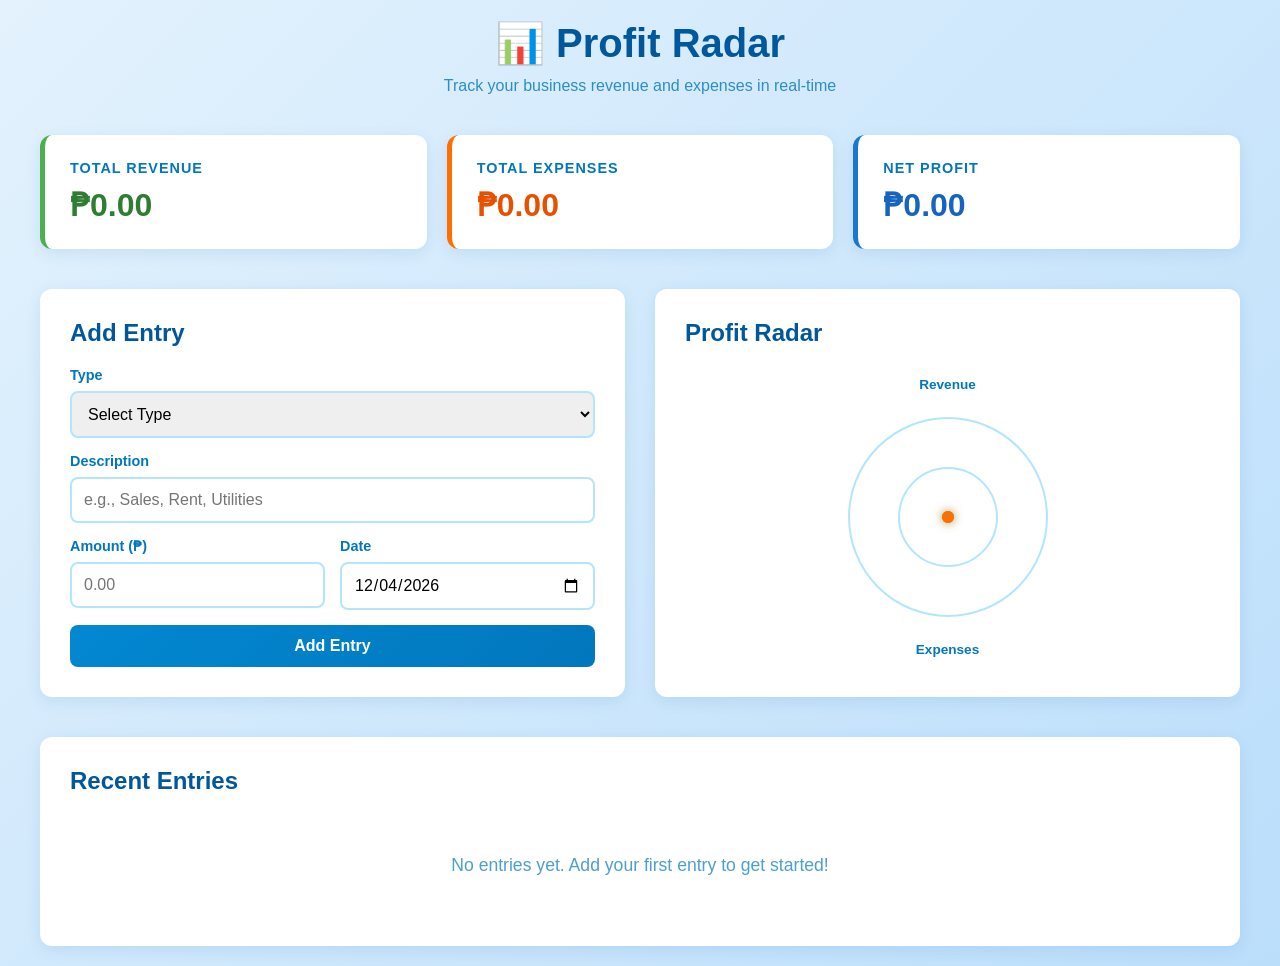
<file: profitt/index.html>
<!DOCTYPE html>
<html lang="en">
<head>
    <meta charset="UTF-8">
    <meta name="viewport" content="width=device-width, initial-scale=1.0">
    <title>Profit Radar - Business Dashboard</title>
    <style>
        * {
            margin: 0;
            padding: 0;
            box-sizing: border-box;
        }

        body {
            font-family: -apple-system, BlinkMacSystemFont, 'Segoe UI', Roboto, Oxygen, Ubuntu, Cantarell, sans-serif;
            background: linear-gradient(135deg, #e3f2fd 0%, #bbdefb 100%);
            min-height: 100vh;
            padding: 20px;
        }

        .container {
            max-width: 1200px;
            margin: 0 auto;
        }

        header {
            text-align: center;
            margin-bottom: 40px;
            color: #01579b;
        }

        header h1 {
            font-size: 2.5rem;
            margin-bottom: 10px;
            font-weight: 700;
        }

        header p {
            font-size: 1rem;
            color: #0277bd;
            opacity: 0.8;
        }

        .dashboard {
            display: grid;
            grid-template-columns: repeat(auto-fit, minmax(250px, 1fr));
            gap: 20px;
            margin-bottom: 40px;
        }

        .stat-card {
            background: white;
            border-radius: 12px;
            padding: 25px;
            box-shadow: 0 4px 15px rgba(1, 87, 155, 0.1);
            border-left: 5px solid #0288d1;
            transition: transform 0.3s ease, box-shadow 0.3s ease;
        }

        .stat-card:hover {
            transform: translateY(-5px);
            box-shadow: 0 8px 25px rgba(1, 87, 155, 0.15);
        }

        .stat-card.revenue {
            border-left-color: #4caf50;
        }

        .stat-card.expense {
            border-left-color: #ff6f00;
        }

        .stat-card.profit {
            border-left-color: #1976d2;
        }

        .stat-label {
            font-size: 0.9rem;
            color: #0277bd;
            text-transform: uppercase;
            letter-spacing: 1px;
            margin-bottom: 10px;
            font-weight: 600;
        }

        .stat-value {
            font-size: 2rem;
            font-weight: 700;
            color: #01579b;
        }

        .stat-card.revenue .stat-value {
            color: #2e7d32;
        }

        .stat-card.expense .stat-value {
            color: #e65100;
        }

        .stat-card.profit .stat-value {
            color: #1565c0;
        }

        .main-content {
            display: grid;
            grid-template-columns: 1fr 1fr;
            gap: 30px;
            margin-bottom: 40px;
        }

        @media (max-width: 768px) {
            .main-content {
                grid-template-columns: 1fr;
            }
        }

        .card {
            background: white;
            border-radius: 12px;
            padding: 30px;
            box-shadow: 0 4px 15px rgba(1, 87, 155, 0.1);
        }

        .card h2 {
            color: #01579b;
            margin-bottom: 20px;
            font-size: 1.5rem;
        }

        .form-group {
            margin-bottom: 15px;
        }

        label {
            display: block;
            margin-bottom: 8px;
            color: #0277bd;
            font-weight: 600;
            font-size: 0.9rem;
        }

        input, select, textarea {
            width: 100%;
            padding: 12px;
            border: 2px solid #b3e5fc;
            border-radius: 8px;
            font-size: 1rem;
            font-family: inherit;
            transition: border-color 0.3s ease;
        }

        input:focus, select:focus, textarea:focus {
            outline: none;
            border-color: #0288d1;
            box-shadow: 0 0 0 3px rgba(2, 136, 209, 0.1);
        }

        .form-row {
            display: grid;
            grid-template-columns: 1fr 1fr;
            gap: 15px;
        }

        @media (max-width: 600px) {
            .form-row {
                grid-template-columns: 1fr;
            }
        }

        button {
            background: linear-gradient(135deg, #0288d1 0%, #0277bd 100%);
            color: white;
            border: none;
            padding: 12px 24px;
            border-radius: 8px;
            font-size: 1rem;
            font-weight: 600;
            cursor: pointer;
            transition: all 0.3s ease;
            width: 100%;
        }

        button:hover {
            transform: translateY(-2px);
            box-shadow: 0 6px 20px rgba(2, 136, 209, 0.3);
        }

        button:active {
            transform: translateY(0);
        }

        .btn-delete {
            background: linear-gradient(135deg, #ff6f00 0%, #e65100 100%);
            padding: 8px 16px;
            font-size: 0.85rem;
            width: auto;
            margin-left: 10px;
        }

        .btn-delete:hover {
            box-shadow: 0 6px 20px rgba(255, 111, 0, 0.3);
        }

        .btn-edit {
            background: linear-gradient(135deg, #4caf50 0%, #388e3c 100%);
            padding: 8px 16px;
            font-size: 0.85rem;
            width: auto;
            margin-right: 10px;
        }

        .btn-edit:hover {
            box-shadow: 0 6px 20px rgba(76, 175, 80, 0.3);
        }

        .entries-list {
            max-height: 500px;
            overflow-y: auto;
        }

        .entry-item {
            background: #f5f5f5;
            border-left: 4px solid #0288d1;
            padding: 15px;
            margin-bottom: 12px;
            border-radius: 8px;
            display: flex;
            justify-content: space-between;
            align-items: center;
            transition: all 0.3s ease;
        }

        .entry-item:hover {
            background: #eeeeee;
            box-shadow: 0 2px 8px rgba(1, 87, 155, 0.1);
        }

        .entry-item.revenue {
            border-left-color: #4caf50;
        }

        .entry-item.expense {
            border-left-color: #ff6f00;
        }

        .entry-info {
            flex: 1;
        }

        .entry-type {
            font-size: 0.85rem;
            text-transform: uppercase;
            font-weight: 700;
            color: #0277bd;
            margin-bottom: 5px;
        }

        .entry-description {
            color: #01579b;
            font-weight: 600;
            margin-bottom: 5px;
        }

        .entry-date {
            font-size: 0.85rem;
            color: #0277bd;
            opacity: 0.7;
        }

        .entry-amount {
            font-size: 1.3rem;
            font-weight: 700;
            margin-right: 15px;
            min-width: 100px;
            text-align: right;
        }

        .entry-amount.revenue {
            color: #2e7d32;
        }

        .entry-amount.expense {
            color: #e65100;
        }

        .entry-actions {
            display: flex;
            gap: 5px;
        }

        .empty-state {
            text-align: center;
            padding: 40px 20px;
            color: #0277bd;
        }

        .empty-state p {
            font-size: 1.1rem;
            opacity: 0.7;
        }

        .radar-chart {
            width: 100%;
            height: 300px;
            position: relative;
            margin-top: 20px;
        }

        .radar-container {
            position: relative;
            width: 100%;
            height: 300px;
            display: flex;
            align-items: center;
            justify-content: center;
        }

        .radar-circle {
            position: absolute;
            border: 2px solid #b3e5fc;
            border-radius: 50%;
        }

        .radar-label {
            position: absolute;
            font-size: 0.85rem;
            color: #0277bd;
            font-weight: 600;
        }

        .radar-point {
            position: absolute;
            width: 12px;
            height: 12px;
            border-radius: 50%;
            transform: translate(-50%, -50%);
        }

        .radar-point.revenue {
            background: #4caf50;
            box-shadow: 0 0 10px rgba(76, 175, 80, 0.5);
        }

        .radar-point.expense {
            background: #ff6f00;
            box-shadow: 0 0 10px rgba(255, 111, 0, 0.5);
        }

        .success-message {
            background: #c8e6c9;
            color: #2e7d32;
            padding: 12px 16px;
            border-radius: 8px;
            margin-bottom: 15px;
            display: none;
            animation: slideIn 0.3s ease;
        }

        .success-message.show {
            display: block;
        }

        @keyframes slideIn {
            from {
                opacity: 0;
                transform: translateY(-10px);
            }
            to {
                opacity: 1;
                transform: translateY(0);
            }
        }

        .scrollbar::-webkit-scrollbar {
            width: 8px;
        }

        .scrollbar::-webkit-scrollbar-track {
            background: #f1f1f1;
            border-radius: 10px;
        }

        .scrollbar::-webkit-scrollbar-thumb {
            background: #0288d1;
            border-radius: 10px;
        }

        .scrollbar::-webkit-scrollbar-thumb:hover {
            background: #0277bd;
        }

        .entries-list {
            scrollbar-color: #0288d1 #f1f1f1;
            scrollbar-width: thin;
        }
    </style>
</head>
<body>
    <div class="container">
        <header>
            <h1>📊 Profit Radar</h1>
            <p>Track your business revenue and expenses in real-time</p>
        </header>

        <div class="dashboard">
            <div class="stat-card revenue">
                <div class="stat-label">Total Revenue</div>
                <div class="stat-value" id="totalRevenue">₱0.00</div>
            </div>
            <div class="stat-card expense">
                <div class="stat-label">Total Expenses</div>
                <div class="stat-value" id="totalExpense">₱0.00</div>
            </div>
            <div class="stat-card profit">
                <div class="stat-label">Net Profit</div>
                <div class="stat-value" id="netProfit">₱0.00</div>
            </div>
        </div>

        <div class="main-content">
            <div class="card">
                <h2>Add Entry</h2>
                <div class="success-message" id="successMessage">Entry added successfully!</div>
                
                <form id="entryForm">
                    <div class="form-group">
                        <label for="type">Type</label>
                        <select id="type" required>
                            <option value="">Select Type</option>
                            <option value="revenue">Revenue</option>
                            <option value="expense">Expense</option>
                        </select>
                    </div>

                    <div class="form-group">
                        <label for="description">Description</label>
                        <input type="text" id="description" placeholder="e.g., Sales, Rent, Utilities" required>
                    </div>

                    <div class="form-row">
                        <div class="form-group">
                            <label for="amount">Amount (₱)</label>
                            <input type="number" id="amount" placeholder="0.00" step="0.01" min="0" required>
                        </div>
                        <div class="form-group">
                            <label for="date">Date</label>
                            <input type="date" id="date" required>
                        </div>
                    </div>

                    <button type="submit">Add Entry</button>
                </form>
            </div>

            <div class="card">
                <h2>Profit Radar</h2>
                <div class="radar-container" id="radarContainer">
                    <div class="radar-circle" style="width: 200px; height: 200px;"></div>
                    <div class="radar-circle" style="width: 100px; height: 100px;"></div>
                    <div class="radar-label" style="top: 10px; left: 50%; transform: translateX(-50%);">Revenue</div>
                    <div class="radar-label" style="bottom: 10px; left: 50%; transform: translateX(-50%);">Expenses</div>
                </div>
            </div>
        </div>

        <div class="card">
            <h2>Recent Entries</h2>
            <div class="entries-list scrollbar" id="entriesList">
                <div class="empty-state">
                    <p>No entries yet. Add your first entry to get started!</p>
                </div>
            </div>
        </div>
    </div>

    <script>
        // Initialize date input with today's date
        document.getElementById('date').valueAsDate = new Date();

        // Load data from localStorage
        function loadData() {
            const data = localStorage.getItem('profitRadarData');
            return data ? JSON.parse(data) : [];
        }

        // Save data to localStorage
        function saveData(data) {
            localStorage.setItem('profitRadarData', JSON.stringify(data));
        }

        // Update dashboard statistics
        function updateDashboard() {
            const entries = loadData();
            const totalRevenue = entries
                .filter(e => e.type === 'revenue')
                .reduce((sum, e) => sum + parseFloat(e.amount), 0);
            const totalExpense = entries
                .filter(e => e.type === 'expense')
                .reduce((sum, e) => sum + parseFloat(e.amount), 0);
            const netProfit = totalRevenue - totalExpense;

            document.getElementById('totalRevenue').textContent = `₱${totalRevenue.toFixed(2)}`;
            document.getElementById('totalExpense').textContent = `₱${totalExpense.toFixed(2)}`;
            document.getElementById('netProfit').textContent = `₱${netProfit.toFixed(2)}`;

            // Update profit radar
            updateRadar(totalRevenue, totalExpense);
        }

        // Update radar visualization
        function updateRadar(revenue, expense) {
            const container = document.getElementById('radarContainer');
            const existingPoints = container.querySelectorAll('.radar-point');
            existingPoints.forEach(p => p.remove());

            const maxValue = Math.max(revenue, expense, 1000);
            const centerX = container.offsetWidth / 2;
            const centerY = container.offsetHeight / 2;
            const maxRadius = 80;

            // Revenue point
            const revenueRadius = (revenue / maxValue) * maxRadius;
            const revenuePoint = document.createElement('div');
            revenuePoint.className = 'radar-point revenue';
            revenuePoint.style.left = centerX + 'px';
            revenuePoint.style.top = (centerY - revenueRadius) + 'px';
            container.appendChild(revenuePoint);

            // Expense point
            const expenseRadius = (expense / maxValue) * maxRadius;
            const expensePoint = document.createElement('div');
            expensePoint.className = 'radar-point expense';
            expensePoint.style.left = centerX + 'px';
            expensePoint.style.top = (centerY + expenseRadius) + 'px';
            container.appendChild(expensePoint);
        }

        // Render entries list
        function renderEntries() {
            const entries = loadData();
            const entriesList = document.getElementById('entriesList');

            if (entries.length === 0) {
                entriesList.innerHTML = '<div class="empty-state"><p>No entries yet. Add your first entry to get started!</p></div>';
                return;
            }

            entriesList.innerHTML = entries
                .sort((a, b) => new Date(b.date) - new Date(a.date))
                .map((entry, index) => `
                    <div class="entry-item ${entry.type}">
                        <div class="entry-info">
                            <div class="entry-type">${entry.type}</div>
                            <div class="entry-description">${entry.description}</div>
                            <div class="entry-date">${new Date(entry.date).toLocaleDateString()}</div>
                        </div>
                        <div class="entry-amount ${entry.type}">₱${parseFloat(entry.amount).toFixed(2)}</div>
                        <div class="entry-actions">
                            <button class="btn-edit" onclick="editEntry(${index})">Edit</button>
                            <button class="btn-delete" onclick="deleteEntry(${index})">Delete</button>
                        </div>
                    </div>
                `)
                .join('');
        }

        // Add entry
        document.getElementById('entryForm').addEventListener('submit', function(e) {
            e.preventDefault();

            const entry = {
                type: document.getElementById('type').value,
                description: document.getElementById('description').value,
                amount: document.getElementById('amount').value,
                date: document.getElementById('date').value
            };

            const entries = loadData();
            entries.push(entry);
            saveData(entries);

            // Show success message
            const successMsg = document.getElementById('successMessage');
            successMsg.classList.add('show');
            setTimeout(() => successMsg.classList.remove('show'), 3000);

            // Reset form
            this.reset();
            document.getElementById('date').valueAsDate = new Date();

            updateDashboard();
            renderEntries();
        });

        // Delete entry
        function deleteEntry(index) {
            if (confirm('Are you sure you want to delete this entry?')) {
                const entries = loadData();
                entries.splice(index, 1);
                saveData(entries);
                updateDashboard();
                renderEntries();
            }
        }

        // Edit entry
        function editEntry(index) {
            const entries = loadData();
            const entry = entries[index];

            document.getElementById('type').value = entry.type;
            document.getElementById('description').value = entry.description;
            document.getElementById('amount').value = entry.amount;
            document.getElementById('date').value = entry.date;

            deleteEntry(index);
            window.scrollTo({ top: 0, behavior: 'smooth' });
        }

        // Initial load
        updateDashboard();
        renderEntries();
    </script>
</body>
</html>
</file>
<file: style.css>
:root {
  --navy: #101c28;
  --navy-deep: #0a121a;
  --paper: #f2e9d8;
  --paper-dim: #b7c2cc;
  --ink-dim: #8b97a6;
  --amber: #e3a13c;
  --teal: #4f8f7f;
  --clay: #c1573a;
  --line: rgba(242, 233, 216, 0.12);
  --line-strong: rgba(242, 233, 216, 0.22);

  --display: "Instrument Serif", serif;
  --mono: "JetBrains Mono", ui-monospace, monospace;
  --body: "Inter", sans-serif;
  --max: 1080px;
}

* { margin: 0; padding: 0; box-sizing: border-box; }

html { scroll-behavior: smooth; }

body {
  background: var(--navy);
  color: var(--paper);
  font-family: var(--body);
  line-height: 1.55;
  -webkit-font-smoothing: antialiased;
  overflow-x: hidden;
}

@media (prefers-reduced-motion: reduce) {
  html { scroll-behavior: auto; }
  * { animation-duration: 0.001ms !important; transition-duration: 0.001ms !important; }
}

a { color: inherit; text-decoration: none; }
ul { list-style: none; }

::selection { background: var(--amber); color: var(--navy-deep); }

:focus-visible {
  outline: 2px solid var(--amber);
  outline-offset: 3px;
}

/* faint drafting-table grid texture */
.grid-texture {
  position: fixed;
  inset: 0;
  pointer-events: none;
  z-index: 0;
  opacity: 0.5;
  background-image:
    linear-gradient(var(--line) 1px, transparent 1px),
    linear-gradient(90deg, var(--line) 1px, transparent 1px);
  background-size: 64px 64px;
  mask-image: radial-gradient(ellipse 70% 60% at 50% 0%, black 0%, transparent 75%);
}

section, header, footer { position: relative; z-index: 1; }

/* ---------- NAV ---------- */
.nav-wrap {
  position: sticky;
  top: 0;
  z-index: 50;
  backdrop-filter: blur(10px);
  background: rgba(16, 28, 40, 0.82);
  border-bottom: 1px solid var(--line);
}

.nav {
  max-width: var(--max);
  margin: 0 auto;
  padding: 1.1rem 1.5rem;
  display: flex;
  align-items: center;
  justify-content: space-between;
}

.nav-mark {
  font-family: var(--mono);
  font-size: 0.95rem;
  letter-spacing: 0.01em;
  font-weight: 500;
}

.nav-mark-dim { color: var(--ink-dim); }
.cursor-static { color: var(--amber); }

.nav-links {
  display: flex;
  gap: 2rem;
  font-size: 0.85rem;
  font-family: var(--mono);
}

.nav-links a {
  position: relative;
  color: var(--ink-dim);
  transition: color 0.2s ease;
}

.nav-links a:hover,
.nav-links a.active {
  color: var(--paper);
}

.nav-links a.active::after {
  content: "";
  position: absolute;
  left: 0; bottom: -6px;
  width: 100%;
  height: 2px;
  background: var(--amber);
}

.nav-toggle {
  display: none;
  flex-direction: column;
  gap: 5px;
  background: none;
  border: none;
  cursor: pointer;
  padding: 6px;
}

.nav-toggle span {
  width: 22px;
  height: 2px;
  background: var(--paper);
  transition: transform 0.25s ease, opacity 0.25s ease;
}

/* ---------- HERO ---------- */
.hero {
  max-width: var(--max);
  margin: 0 auto;
  padding: clamp(4rem, 12vw, 7rem) 1.5rem 5rem;
}

.hero-eyebrow {
  font-family: var(--mono);
  font-size: 0.82rem;
  color: var(--amber);
  letter-spacing: 0.04em;
  margin-bottom: 1.5rem;
}

.hero-title {
  font-family: var(--display);
  font-weight: 400;
  font-size: clamp(2.6rem, 7vw, 4.6rem);
  line-height: 1.08;
  max-width: 19ch;
  letter-spacing: -0.01em;
}

.hero-underline {
  position: relative;
  display: inline-block;
  color: var(--amber);
  font-style: italic;
}

.scribble {
  position: absolute;
  left: 0;
  bottom: -0.12em;
  width: 100%;
  height: 0.3em;
  overflow: visible;
}

.scribble path {
  stroke: var(--teal);
  stroke-dasharray: 340;
  stroke-dashoffset: 340;
  animation: draw 1.2s ease 0.6s forwards;
}

@keyframes draw {
  to { stroke-dashoffset: 0; }
}

.hero-sub {
  max-width: 46ch;
  margin-top: 1.75rem;
  font-size: 1.05rem;
  color: var(--paper-dim);
}

/* signature terminal line */
.terminal {
  margin-top: 2.25rem;
  display: flex;
  align-items: center;
  gap: 0.6rem;
  font-family: var(--mono);
  font-size: 0.88rem;
  color: var(--teal);
  min-height: 1.4em;
}

.terminal-prompt { color: var(--amber); }

.terminal-cursor {
  display: inline-block;
  width: 7px;
  height: 1em;
  background: var(--teal);
  animation: blink 1s step-end infinite;
  vertical-align: text-bottom;
}

@keyframes blink {
  0%, 100% { opacity: 1; }
  50% { opacity: 0; }
}

.hero-actions {
  display: flex;
  gap: 1rem;
  margin-top: 2.25rem;
  flex-wrap: wrap;
}

.btn {
  padding: 0.85rem 1.6rem;
  border-radius: 6px;
  font-size: 0.88rem;
  font-weight: 500;
  font-family: var(--mono);
  transition: transform 0.2s ease, background 0.2s ease, border-color 0.2s ease, color 0.2s ease;
  display: inline-block;
}

.btn-primary {
  background: var(--amber);
  color: var(--navy-deep);
}

.btn-primary:hover { transform: translateY(-2px); background: #edb35a; }

.btn-ghost {
  border: 1px solid var(--line-strong);
  color: var(--paper);
}

.btn-ghost:hover {
  border-color: var(--teal);
  color: var(--teal);
  transform: translateY(-2px);
}

/* ---------- SECTION HEAD ---------- */
.section-tag {
  display: inline-block;
  font-family: var(--mono);
  font-size: 0.8rem;
  letter-spacing: 0.03em;
  color: var(--teal);
  margin-bottom: 0.9rem;
}

.section-head h2, .about h2, .contact h2 {
  font-family: var(--display);
  font-weight: 400;
  font-size: clamp(1.8rem, 3.8vw, 2.6rem);
}

/* ---------- WORK ---------- */
.work {
  max-width: var(--max);
  margin: 0 auto;
  padding: 5rem 1.5rem;
  border-top: 1px solid var(--line);
}

.project-list {
  margin-top: 3rem;
  display: flex;
  flex-direction: column;
  gap: 1px;
  background: var(--line);
}

.project {
  background: var(--navy);
  display: grid;
  grid-template-columns: 300px 1fr;
  gap: 2.5rem;
  padding: 2.5rem 1rem;
  transition: background 0.3s ease, transform 0.2s ease;
  text-decoration: none;
  color: inherit;
  cursor: pointer;
}

.project:hover { background: var(--navy-deep); transform: translateY(-2px); }

.project-visual {
  position: relative;
  aspect-ratio: 16/9;
  border-radius: 4px;
  overflow: hidden;
  background: linear-gradient(160deg, color-mix(in srgb, var(--tint) 18%, var(--navy)), var(--navy));
  border: 1px solid color-mix(in srgb, var(--tint) 35%, transparent);
  display: flex;
  align-items: center;
  justify-content: center;
}

.project-visual img {
  width: 100%;
  height: 100%;
  object-fit: contain;
  display: block;
}

.project-meta {
  display: flex;
  align-items: center;
  gap: 1rem;
  font-family: var(--mono);
  font-size: 0.8rem;
  margin-bottom: 0.85rem;
}

.project-path { color: var(--ink-dim); }

.project-status {
  display: inline-flex;
  align-items: center;
  gap: 0.4rem;
  color: var(--paper-dim);
}

.project-status i {
  width: 7px; height: 7px;
  border-radius: 50%;
  display: inline-block;
}

.project-status.is-live i { background: var(--teal); box-shadow: 0 0 0 3px color-mix(in srgb, var(--teal) 25%, transparent); }
.project-status.is-archived i { background: var(--clay); box-shadow: 0 0 0 3px color-mix(in srgb, var(--clay) 25%, transparent); }

.project-info h3 {
  font-family: var(--display);
  font-weight: 400;
  font-size: 1.6rem;
  margin-bottom: 0.75rem;
}

.project-info p {
  color: var(--paper-dim);
  max-width: 60ch;
}

.tag-list {
  display: flex;
  gap: 0.6rem;
  margin-top: 1.2rem;
  flex-wrap: wrap;
}

.tag-list li {
  font-family: var(--mono);
  font-size: 0.76rem;
  padding: 0.3rem 0.65rem;
  border: 1px solid var(--line-strong);
  border-radius: 4px;
  color: var(--ink-dim);
}

.tag-list li::before { content: "<"; color: var(--amber); }
.tag-list li::after { content: ">"; color: var(--amber); }

/* ---------- ABOUT ---------- */
.about {
  max-width: var(--max);
  margin: 0 auto;
  padding: 5rem 1.5rem;
  border-top: 1px solid var(--line);
}

.about-grid {
  display: grid;
  grid-template-columns: 1fr 1.3fr;
  gap: 3rem;
}

.about h2 { margin-top: 0.5rem; max-width: 12ch; }

.about-copy p {
  color: var(--paper-dim);
  max-width: 58ch;
  margin-bottom: 1.2rem;
}

.about-facts {
  display: flex;
  flex-direction: column;
  gap: 1rem;
  margin-top: 2rem;
  padding-top: 1.5rem;
  border-top: 1px solid var(--line);
}

.about-facts div {
  display: grid;
  grid-template-columns: 14ch 1fr;
  gap: 1rem;
  align-items: baseline;
}

.about-facts span {
  font-family: var(--mono);
  font-size: 0.78rem;
  color: var(--teal);
}

.about-facts strong {
  font-weight: 500;
  color: var(--paper);
}

/* ---------- SKILLS ---------- */
.skills {
  max-width: var(--max);
  margin: 0 auto;
  padding: 5rem 1.5rem;
  border-top: 1px solid var(--line);
}

.skills-grid {
  margin-top: 3rem;
  display: grid;
  grid-template-columns: repeat(auto-fit, minmax(200px, 1fr));
  gap: 1px;
  background: var(--line);
}

.skill-group {
  background: var(--navy);
  padding: 1.75rem;
}

.skill-group h4 {
  font-family: var(--mono);
  font-weight: 500;
  font-size: 0.9rem;
  color: var(--amber);
  margin-bottom: 0.6rem;
}

.skill-group p {
  color: var(--paper-dim);
  font-size: 0.92rem;
}

/* ---------- CONTACT ---------- */
.contact {
  max-width: var(--max);
  margin: 0 auto;
  padding: 6rem 1.5rem;
  border-top: 1px solid var(--line);
  text-align: center;
}

.contact-inner {
  max-width: 50ch;
  margin: 0 auto;
}

.contact p {
  color: var(--paper-dim);
  margin: 1.2rem auto 2rem;
}

.contact-email {
  font-family: var(--display);
  font-style: italic;
  font-size: clamp(1.5rem, 4vw, 2.1rem);
  color: var(--amber);
  border-bottom: 2px solid transparent;
  transition: border-color 0.2s ease;
}

.contact-email:hover { border-color: var(--amber); }

.socials {
  display: flex;
  justify-content: center;
  gap: 1.5rem;
  margin-top: 2.5rem;
  font-family: var(--mono);
  font-size: 0.82rem;
  color: var(--ink-dim);
}

.socials a:hover { color: var(--teal); }

/* ---------- FOOTER ---------- */
.footer {
  max-width: var(--max);
  margin: 0 auto;
  padding: 2rem 1.5rem 3rem;
  display: flex;
  align-items: center;
  justify-content: space-between;
  font-family: var(--mono);
  font-size: 0.78rem;
  color: var(--ink-dim);
}

.to-top {
  width: 38px; height: 38px;
  border-radius: 50%;
  border: 1px solid var(--line-strong);
  background: none;
  color: var(--paper);
  cursor: pointer;
  transition: border-color 0.2s ease, transform 0.2s ease, color 0.2s ease;
}

.to-top:hover {
  border-color: var(--amber);
  color: var(--amber);
  transform: translateY(-3px);
}

/* ---------- SCROLL REVEAL ---------- */
.reveal {
  opacity: 0;
  transform: translateY(18px);
  transition: opacity 0.7s ease, transform 0.7s ease;
}

.reveal.in-view {
  opacity: 1;
  transform: translateY(0);
}

/* ---------- RESPONSIVE ---------- */
@media (max-width: 800px) {
  .about-grid { grid-template-columns: 1fr; }
  .project { grid-template-columns: 1fr; }
  .project-visual { max-width: 100%; }
  .about-facts div { grid-template-columns: 1fr; gap: 0.2rem; }
}

@media (max-width: 640px) {
  .nav-toggle { display: flex; }

  .nav-links {
    position: absolute;
    top: 100%;
    left: 0;
    right: 0;
    flex-direction: column;
    background: var(--navy-deep);
    padding: 1.5rem;
    gap: 1.2rem;
    border-bottom: 1px solid var(--line);
    transform: translateY(-8px);
    opacity: 0;
    pointer-events: none;
    transition: opacity 0.2s ease, transform 0.2s ease;
  }

  .nav-links.open {
    opacity: 1;
    transform: translateY(0);
    pointer-events: auto;
  }

  .footer { flex-direction: column; gap: 1rem; text-align: center; }
}
</file>
<file: cater/styles.css>
* {
    margin: 0;
    padding: 0;
    box-sizing: border-box;
}


:root {
    --primary-color: #FF6B35;
    --secondary-color: #004E89;
    --accent-color: #F7B801;
    --light-bg: #F5F5F5;
    --text-dark: #333;
    --text-light: #666;
    --border-color: #ddd;
    --success-color: #27AE60;
}


body {
    font-family: 'Segoe UI', Tahoma, Geneva, Verdana, sans-serif;
    line-height: 1.6;
    color: var(--text-dark);
    background-color: #fff;
}


.container {
    max-width: 1200px;
    margin: 0 auto;
    padding: 0 20px;
}


/* Navigation */
.navbar {
    background-color: var(--secondary-color);
    color: white;
    padding: 1rem 0;
    position: sticky;
    top: 0;
    z-index: 100;
    box-shadow: 0 2px 5px rgba(0,0,0,0.1);
}


.nav-content {
    display: flex;
    justify-content: space-between;
    align-items: center;
}


.logo h1 {
    font-size: 1.8rem;
    font-weight: bold;
}


.nav-links {
    display: flex;
    list-style: none;
    gap: 2rem;
}


.nav-links a {
    color: white;
    text-decoration: none;
    transition: color 0.3s;
}


.nav-links a:hover {
    color: var(--accent-color);
}


.cart-btn {
    background-color: var(--primary-color);
    color: white;
    border: none;
    padding: 0.7rem 1.5rem;
    border-radius: 25px;
    cursor: pointer;
    font-size: 1rem;
    font-weight: bold;
    transition: background-color 0.3s;
}


.cart-btn:hover {
    background-color: #E55A2B;
}


.cart-count {
    background-color: var(--accent-color);
    color: var(--secondary-color);
    padding: 0.2rem 0.6rem;
    border-radius: 50%;
    margin-left: 0.5rem;
    font-weight: bold;
}


/* Hero Section */
.hero {
    background: linear-gradient(135deg, var(--secondary-color) 0%, #003d6b 100%);
    color: white;
    padding: 6rem 2rem;
    text-align: center;
}


.hero-content h2 {
    font-size: 3rem;
    margin-bottom: 1rem;
}


.hero-content p {
    font-size: 1.3rem;
    margin-bottom: 2rem;
    opacity: 0.9;
}


.cta-btn {
    background-color: var(--primary-color);
    color: white;
    border: none;
    padding: 1rem 2.5rem;
    font-size: 1.1rem;
    border-radius: 30px;
    cursor: pointer;
    transition: all 0.3s;
    font-weight: bold;
}


.cta-btn:hover {
    background-color: #E55A2B;
    transform: translateY(-2px);
    box-shadow: 0 5px 15px rgba(255, 107, 53, 0.4);
}


/* Menu Section */
.menu-section {
    padding: 4rem 2rem;
    background-color: var(--light-bg);
}


.menu-section h2 {
    text-align: center;
    font-size: 2.5rem;
    margin-bottom: 2rem;
    color: var(--secondary-color);
}


.category-filter {
    display: flex;
    justify-content: center;
    gap: 1rem;
    margin-bottom: 3rem;
    flex-wrap: wrap;
}


.filter-btn {
    background-color: white;
    border: 2px solid var(--border-color);
    padding: 0.7rem 1.5rem;
    border-radius: 25px;
    cursor: pointer;
    transition: all 0.3s;
    font-weight: 600;
}


.filter-btn:hover,
.filter-btn.active {
    background-color: var(--primary-color);
    color: white;
    border-color: var(--primary-color);
}


.menu-grid {
    display: grid;
    grid-template-columns: repeat(auto-fill, minmax(280px, 1fr));
    gap: 2rem;
}


.menu-item {
    background-color: white;
    border-radius: 10px;
    overflow: hidden;
    box-shadow: 0 2px 8px rgba(0,0,0,0.1);
    transition: transform 0.3s, box-shadow 0.3s;
}


.menu-item:hover {
    transform: translateY(-5px);
    box-shadow: 0 5px 15px rgba(0,0,0,0.2);
}


.menu-item-image {
    width: 100%;
    height: 200px;
    background: linear-gradient(135deg, #667eea 0%, #764ba2 100%);
    display: flex;
    align-items: center;
    justify-content: center;
    font-size: 3rem;
}


.menu-item-content {
    padding: 1.5rem;
}


.menu-item-name {
    font-size: 1.3rem;
    font-weight: bold;
    margin-bottom: 0.5rem;
    color: var(--secondary-color);
}


.menu-item-description {
    color: var(--text-light);
    font-size: 0.9rem;
    margin-bottom: 1rem;
}


.menu-item-footer {
    display: flex;
    justify-content: space-between;
    align-items: center;
}


.menu-item-price {
    font-size: 1.5rem;
    font-weight: bold;
    color: var(--primary-color);
}


.add-to-cart-btn {
    background-color: var(--primary-color);
    color: white;
    border: none;
    padding: 0.6rem 1.2rem;
    border-radius: 20px;
    cursor: pointer;
    transition: background-color 0.3s;
    font-weight: bold;
}


.add-to-cart-btn:hover {
    background-color: #E55A2B;
}


/* About Section */
.about-section {
    padding: 4rem 2rem;
}


.about-section h2 {
    text-align: center;
    font-size: 2.5rem;
    margin-bottom: 3rem;
    color: var(--secondary-color);
}


.features-grid {
    display: grid;
    grid-template-columns: repeat(auto-fit, minmax(250px, 1fr));
    gap: 2rem;
}


.feature-card {
    background-color: var(--light-bg);
    padding: 2rem;
    border-radius: 10px;
    text-align: center;
    transition: transform 0.3s;
}


.feature-card:hover {
    transform: translateY(-5px);
}


.feature-icon {
    font-size: 3rem;
    margin-bottom: 1rem;
}


.feature-card h3 {
    color: var(--secondary-color);
    margin-bottom: 0.5rem;
}


.feature-card p {
    color: var(--text-light);
}


/* Contact Section */
.contact-section {
    padding: 4rem 2rem;
    background-color: var(--light-bg);
}


.contact-section h2 {
    text-align: center;
    font-size: 2.5rem;
    margin-bottom: 3rem;
    color: var(--secondary-color);
}


.contact-content {
    display: grid;
    grid-template-columns: 1fr 1fr;
    gap: 3rem;
}


.contact-info {
    display: flex;
    flex-direction: column;
    gap: 2rem;
}


.info-item h3 {
    color: var(--primary-color);
    margin-bottom: 0.5rem;
}


.contact-form {
    display: flex;
    flex-direction: column;
    gap: 1rem;
}


.contact-form input,
.contact-form textarea {
    padding: 0.8rem;
    border: 1px solid var(--border-color);
    border-radius: 5px;
    font-family: inherit;
}


.submit-btn {
    background-color: var(--primary-color);
    color: white;
    border: none;
    padding: 0.8rem;
    border-radius: 5px;
    cursor: pointer;
    font-weight: bold;
    transition: background-color 0.3s;
}


.submit-btn:hover {
    background-color: #E55A2B;
}


/* Footer */
.footer {
    background-color: var(--secondary-color);
    color: white;
    text-align: center;
    padding: 2rem;
}


/* Cart Sidebar */
.cart-sidebar {
    position: fixed;
    right: -400px;
    top: 0;
    width: 400px;
    height: 100vh;
    background-color: white;
    box-shadow: -2px 0 10px rgba(0,0,0,0.1);
    z-index: 200;
    transition: right 0.3s;
    display: flex;
    flex-direction: column;
    overflow-y: auto;
}


.cart-sidebar.active {
    right: 0;
}


.cart-header {
    background-color: var(--secondary-color);
    color: white;
    padding: 1.5rem;
    display: flex;
    justify-content: space-between;
    align-items: center;
}


.close-btn {
    background: none;
    border: none;
    color: white;
    font-size: 1.5rem;
    cursor: pointer;
}


.cart-items {
    flex: 1;
    padding: 1.5rem;
    overflow-y: auto;
}


.empty-cart {
    text-align: center;
    color: var(--text-light);
    padding: 2rem;
}


.cart-item {
    display: flex;
    justify-content: space-between;
    align-items: center;
    padding: 1rem;
    border-bottom: 1px solid var(--border-color);
    gap: 1rem;
}


.cart-item-info {
    flex: 1;
}


.cart-item-name {
    font-weight: bold;
    color: var(--secondary-color);
}


.cart-item-price {
    color: var(--primary-color);
    font-weight: bold;
}


.cart-item-controls {
    display: flex;
    gap: 0.5rem;
    align-items: center;
}


.qty-btn {
    background-color: var(--light-bg);
    border: none;
    width: 25px;
    height: 25px;
    border-radius: 50%;
    cursor: pointer;
    font-weight: bold;
}


.qty-btn:hover {
    background-color: var(--primary-color);
    color: white;
}


.remove-btn {
    background-color: #e74c3c;
    color: white;
    border: none;
    padding: 0.3rem 0.6rem;
    border-radius: 3px;
    cursor: pointer;
    font-size: 0.8rem;
}


.cart-footer {
    border-top: 2px solid var(--border-color);
    padding: 1.5rem;
    background-color: var(--light-bg);
}


.cart-total {
    display: flex;
    justify-content: space-between;
    margin-bottom: 1rem;
    font-size: 1.2rem;
}


.checkout-btn {
    width: 100%;
    background-color: var(--primary-color);
    color: white;
    border: none;
    padding: 0.8rem;
    border-radius: 5px;
    cursor: pointer;
    font-weight: bold;
    transition: background-color 0.3s;
}


.checkout-btn:hover:not(:disabled) {
    background-color: #E55A2B;
}


.checkout-btn:disabled {
    background-color: #ccc;
    cursor: not-allowed;
}


/* Modal */
.modal {
    display: none;
    position: fixed;
    top: 0;
    left: 0;
    width: 100%;
    height: 100%;
    background-color: rgba(0,0,0,0.5);
    z-index: 300;
    overflow-y: auto;
}


.modal.active {
    display: flex;
    align-items: center;
    justify-content: center;
}


.modal-content {
    background-color: white;
    border-radius: 10px;
    padding: 2rem;
    max-width: 600px;
    width: 90%;
    max-height: 90vh;
    overflow-y: auto;
    position: relative;
}


.modal-close {
    position: absolute;
    top: 1rem;
    right: 1rem;
    background: none;
    border: none;
    font-size: 1.5rem;
    cursor: pointer;
    color: var(--text-light);
}


.modal-content h2 {
    color: var(--secondary-color);
    margin-bottom: 1.5rem;
}


/* Checkout Form */
.form-section {
    margin-bottom: 2rem;
    padding-bottom: 1.5rem;
    border-bottom: 1px solid var(--border-color);
}


.form-section h3 {
    color: var(--primary-color);
    margin-bottom: 1rem;
    font-size: 1.1rem;
}


.form-group {
    margin-bottom: 1rem;
}


.form-group label {
    display: block;
    margin-bottom: 0.5rem;
    font-weight: 600;
    color: var(--text-dark);
}


.form-group input,
.form-group textarea {
    width: 100%;
    padding: 0.8rem;
    border: 1px solid var(--border-color);
    border-radius: 5px;
    font-family: inherit;
    font-size: 1rem;
}


.form-group input:focus,
.form-group textarea:focus {
    outline: none;
    border-color: var(--primary-color);
    box-shadow: 0 0 5px rgba(255, 107, 53, 0.3);
}


.form-row {
    display: grid;
    grid-template-columns: 1fr 1fr;
    gap: 1rem;
}


.payment-options {
    display: flex;
    flex-direction: column;
    gap: 0.8rem;
}


.radio-label {
    display: flex;
    align-items: center;
    cursor: pointer;
    padding: 0.5rem;
    border-radius: 5px;
    transition: background-color 0.3s;
}


.radio-label:hover {
    background-color: var(--light-bg);
}


.radio-label input[type="radio"] {
    width: auto;
    margin-right: 0.8rem;
    cursor: pointer;
}


.order-summary {
    background-color: var(--light-bg);
    padding: 1.5rem;
    border-radius: 5px;
}


.summary-total {
    display: flex;
    justify-content: space-between;
    font-size: 1.2rem;
    margin-top: 1rem;
    padding-top: 1rem;
    border-top: 1px solid var(--border-color);
}


/* Receipt */
.receipt-content {
    max-width: 700px;
}


.receipt {
    background-color: white;
    border: 2px solid var(--secondary-color);
    border-radius: 10px;
    padding: 2rem;
    margin-bottom: 1.5rem;
}


.receipt-header {
    text-align: center;
    border-bottom: 2px solid var(--secondary-color);
    padding-bottom: 1rem;
    margin-bottom: 1.5rem;
}


.receipt-header h2 {
    color: var(--secondary-color);
    margin-bottom: 0.5rem;
}


.receipt-header p {
    color: var(--primary-color);
    font-weight: bold;
    font-size: 1.1rem;
}


.receipt-section {
    margin-bottom: 1.5rem;
    padding-bottom: 1rem;
    border-bottom: 1px solid var(--border-color);
}


.receipt-section h4 {
    color: var(--secondary-color);
    margin-bottom: 0.8rem;
    font-size: 1rem;
}


.receipt-section p {
    margin-bottom: 0.4rem;
    color: var(--text-dark);
}


.receipt-highlight {
    font-size: 1.3rem;
    font-weight: bold;
    color: var(--primary-color);
}


.receipt-table {
    width: 100%;
    border-collapse: collapse;
    margin-bottom: 1rem;
}


.receipt-table th {
    background-color: var(--light-bg);
    padding: 0.8rem;
    text-align: left;
    font-weight: bold;
    color: var(--secondary-color);
    border-bottom: 2px solid var(--border-color);
}


.receipt-table td {
    padding: 0.8rem;
    border-bottom: 1px solid var(--border-color);
}


.receipt-total {
    font-size: 1.3rem;
    color: var(--primary-color);
    font-weight: bold;
}


.receipt-footer {
    text-align: center;
    padding-top: 1rem;
    border-top: 2px solid var(--secondary-color);
    color: var(--text-light);
}


.receipt-footer p {
    margin-bottom: 0.5rem;
}


.receipt-actions {
    display: flex;
    gap: 1rem;
    justify-content: center;
}


.print-btn,
.new-order-btn {
    padding: 0.8rem 1.5rem;
    border: none;
    border-radius: 5px;
    cursor: pointer;
    font-weight: bold;
    transition: all 0.3s;
}


.print-btn {
    background-color: var(--secondary-color);
    color: white;
}


.print-btn:hover {
    background-color: #003d6b;
}


.new-order-btn {
    background-color: var(--primary-color);
    color: white;
}


.new-order-btn:hover {
    background-color: #E55A2B;
}


/* Responsive */
@media (max-width: 768px) {
    .nav-links {
        gap: 1rem;
    }


    .hero-content h2 {
        font-size: 2rem;
    }


    .menu-grid {
        grid-template-columns: repeat(auto-fill, minmax(200px, 1fr));
        gap: 1rem;
    }


    .contact-content {
        grid-template-columns: 1fr;
    }


    .cart-sidebar {
        width: 100%;
        right: -100%;
    }


    .form-row {
        grid-template-columns: 1fr;
    }


    .receipt-actions {
        flex-direction: column;
    }


    .print-btn,
    .new-order-btn {
        width: 100%;
    }
}
</file>
